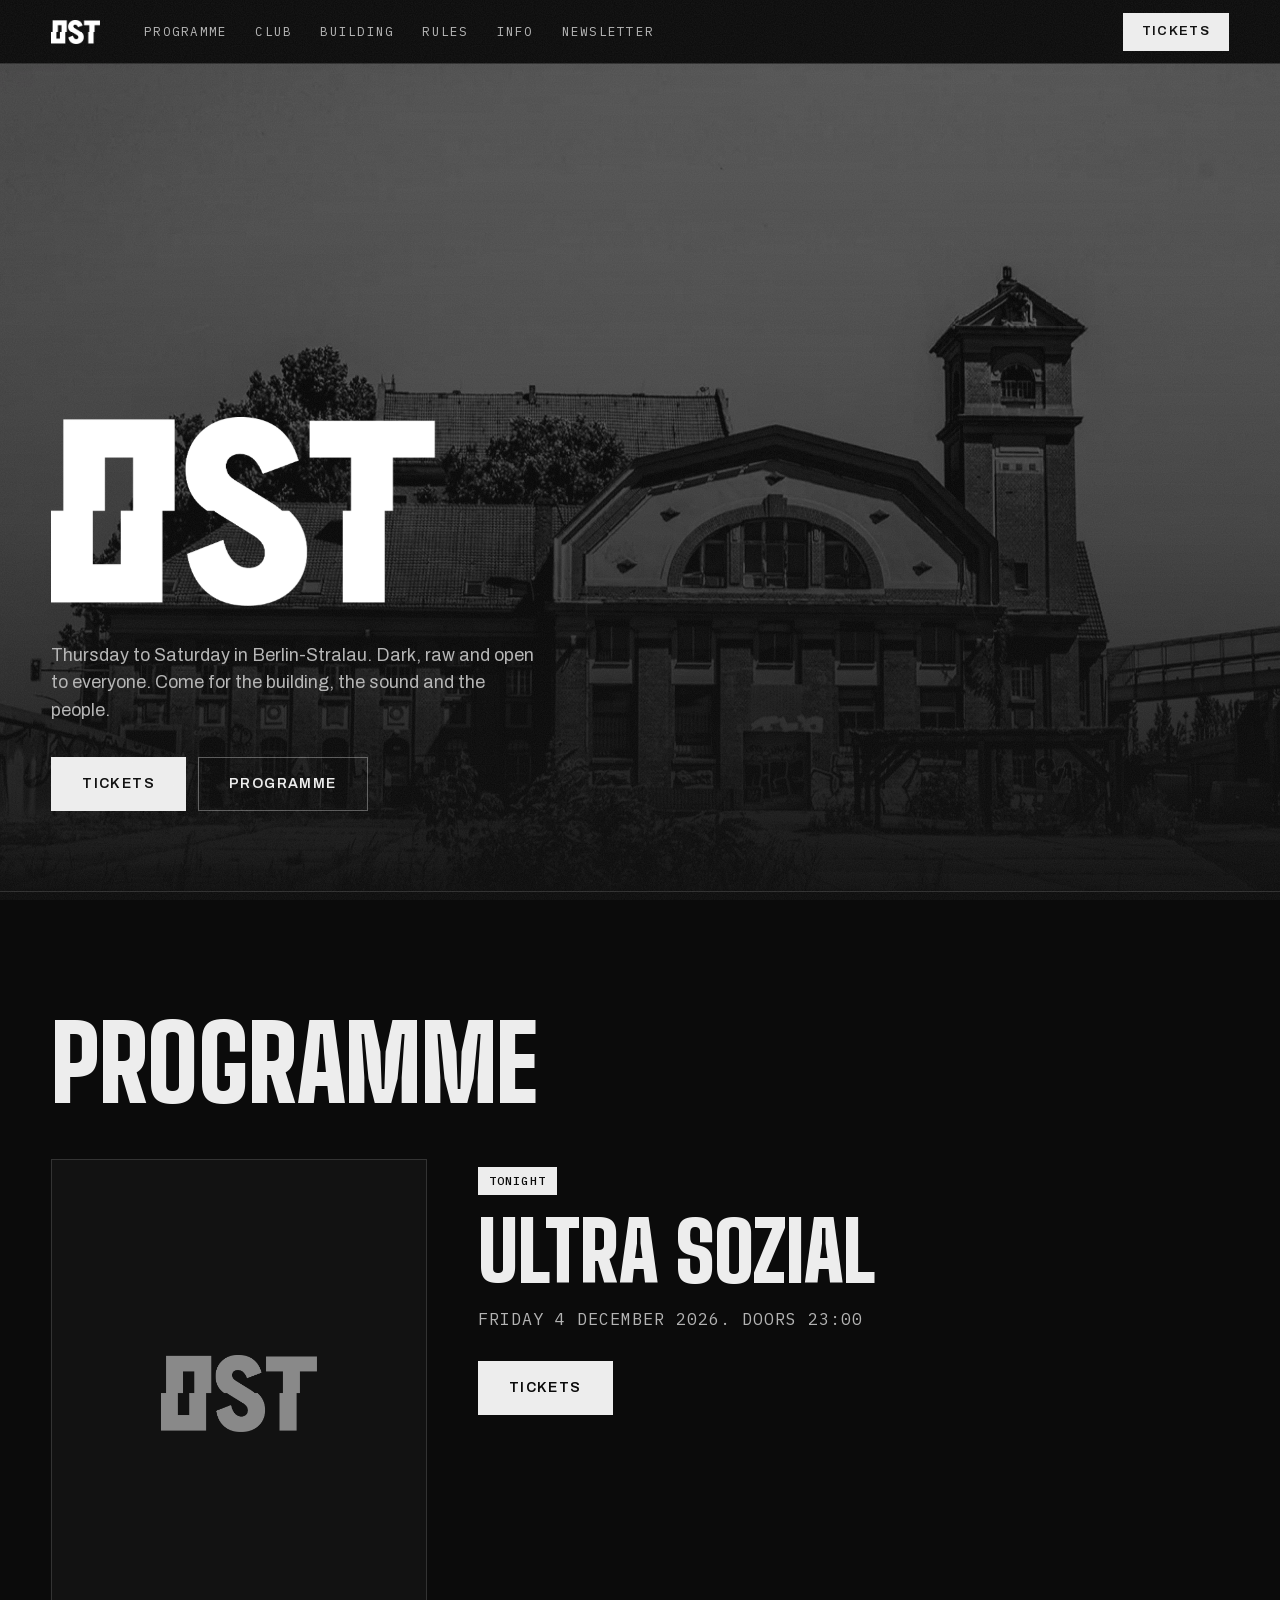
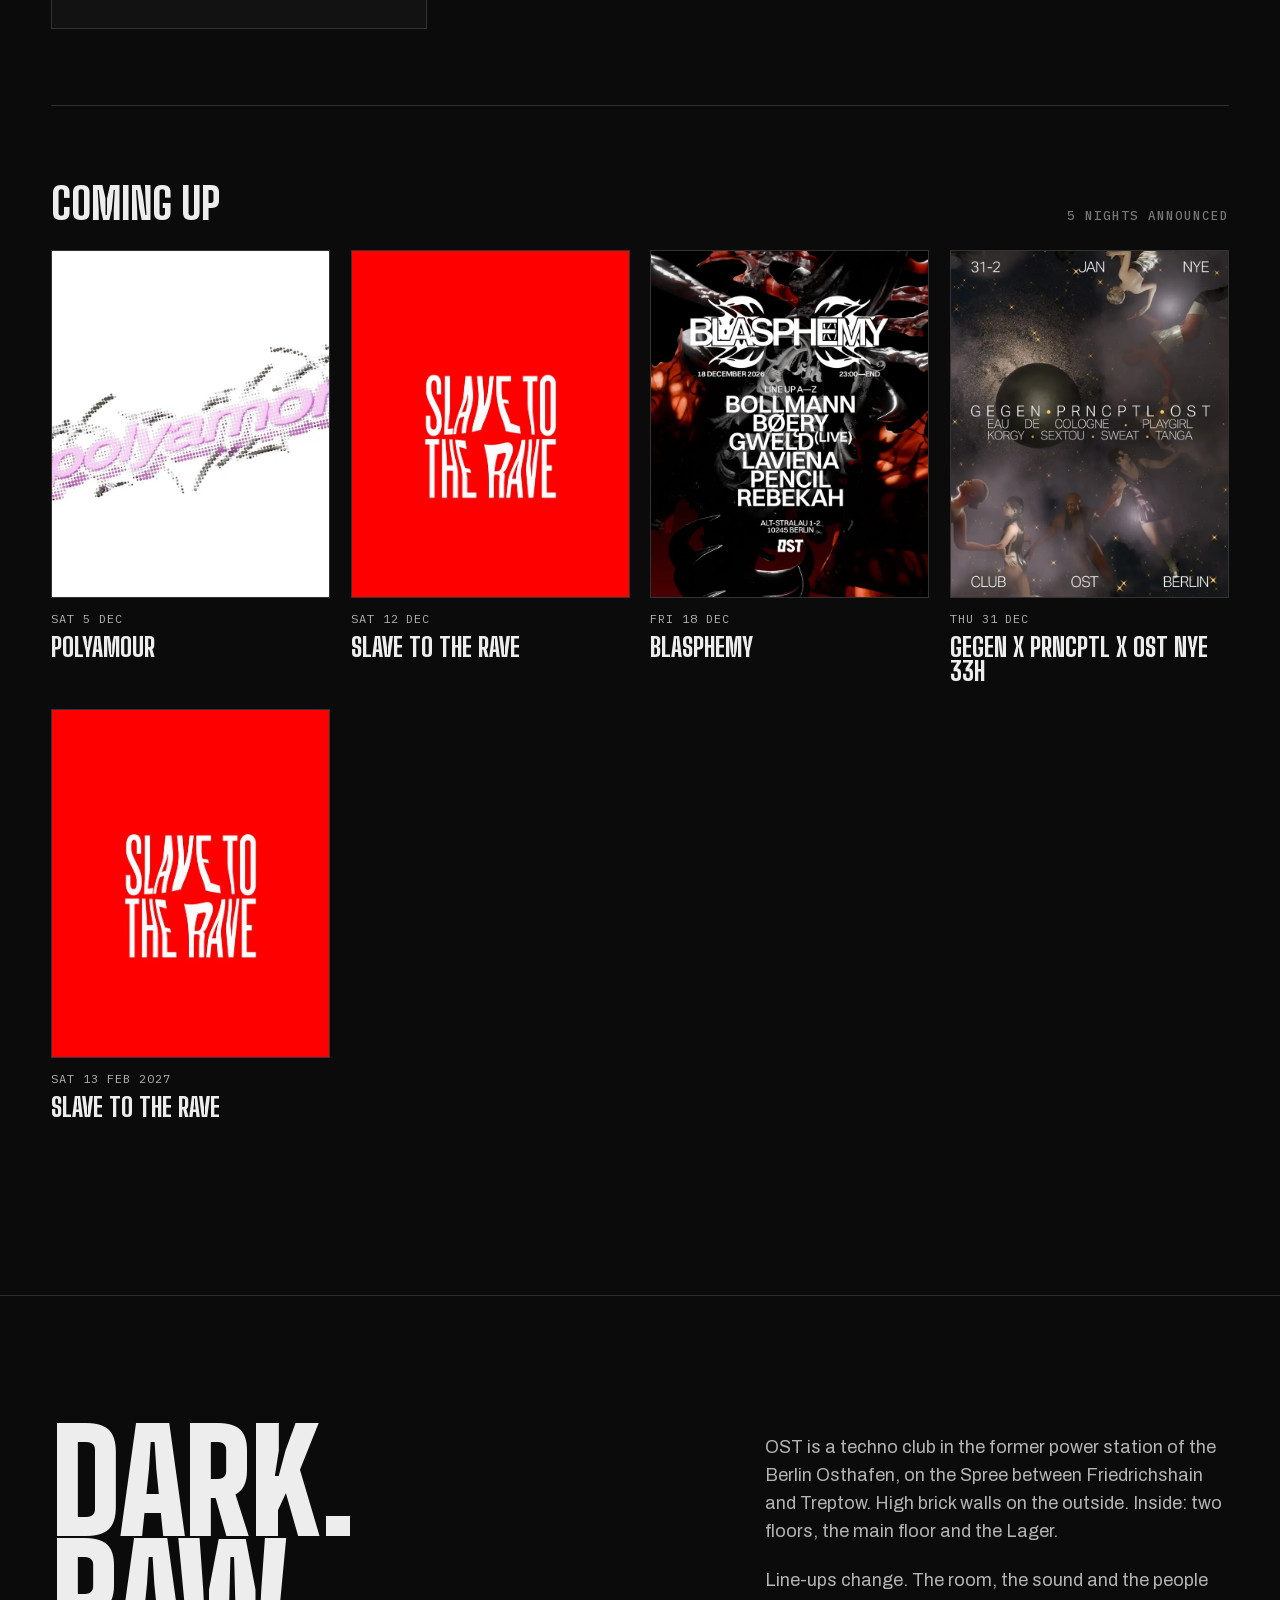
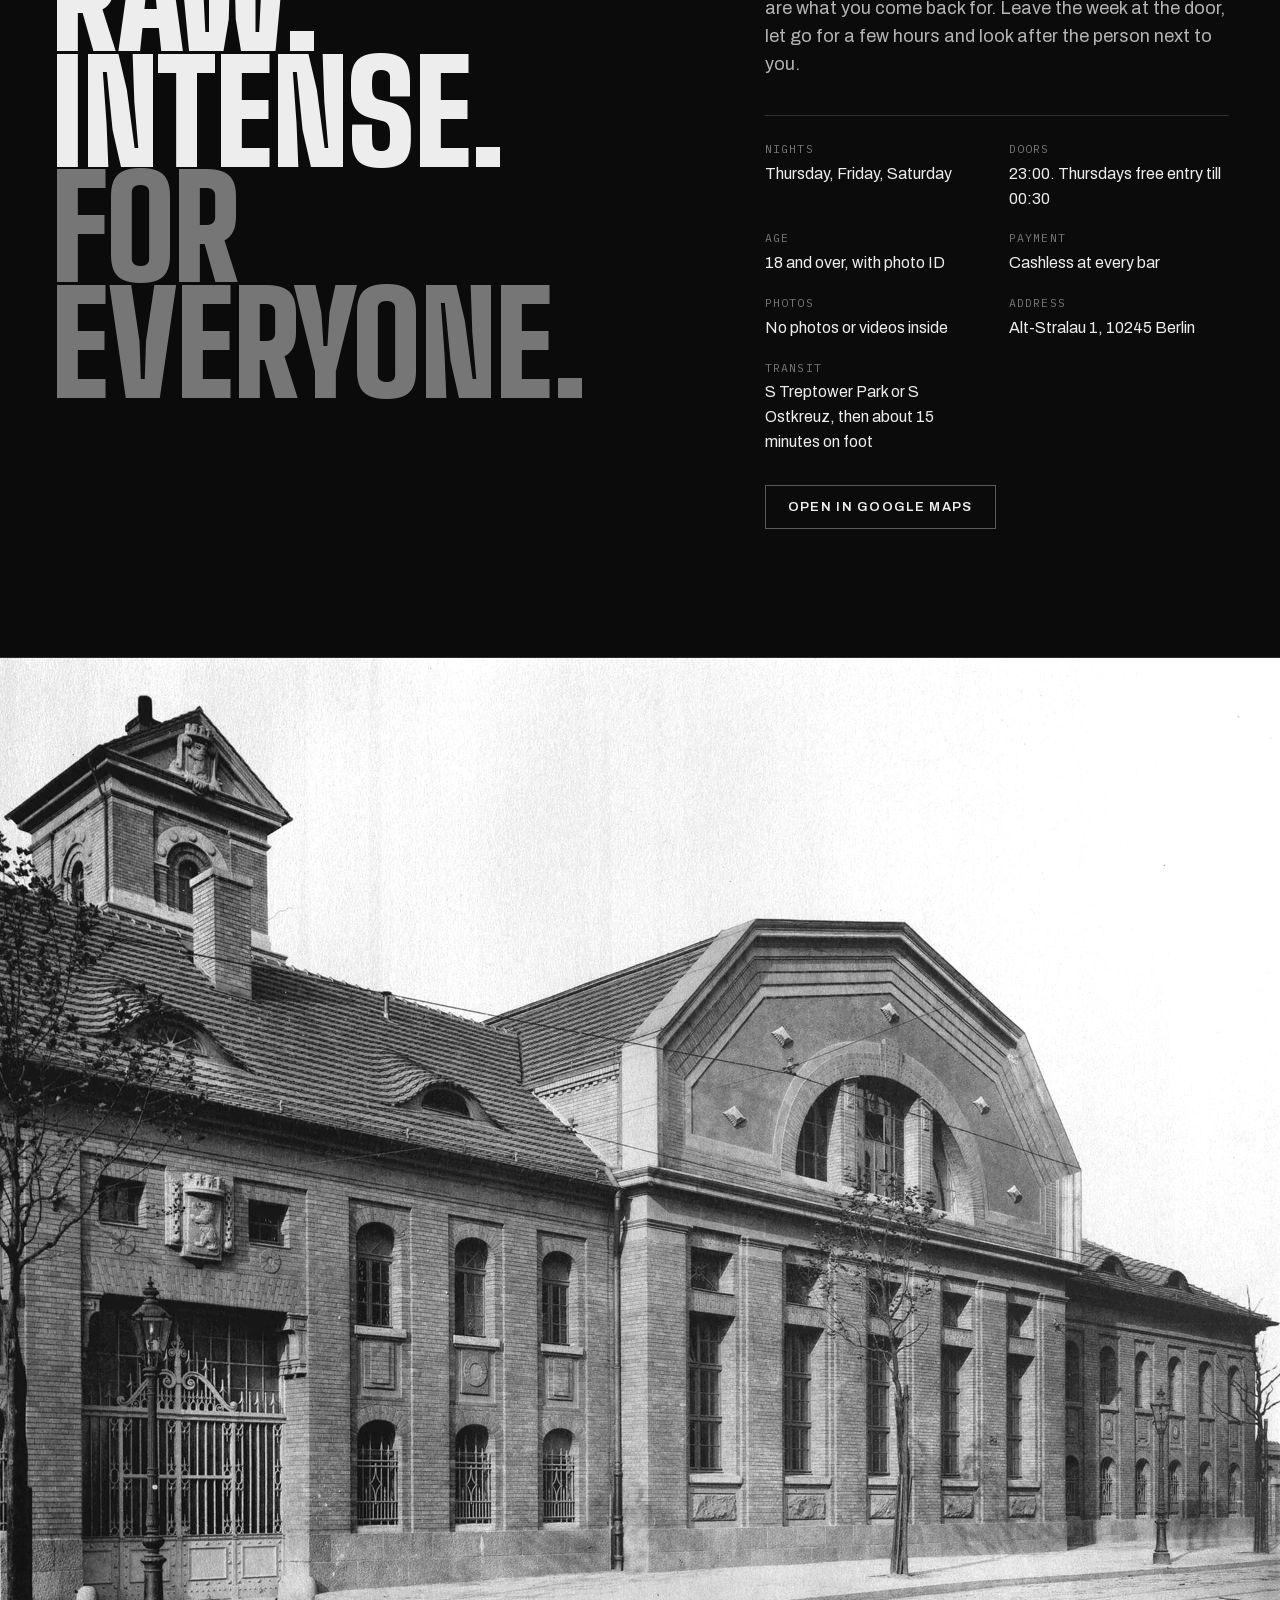
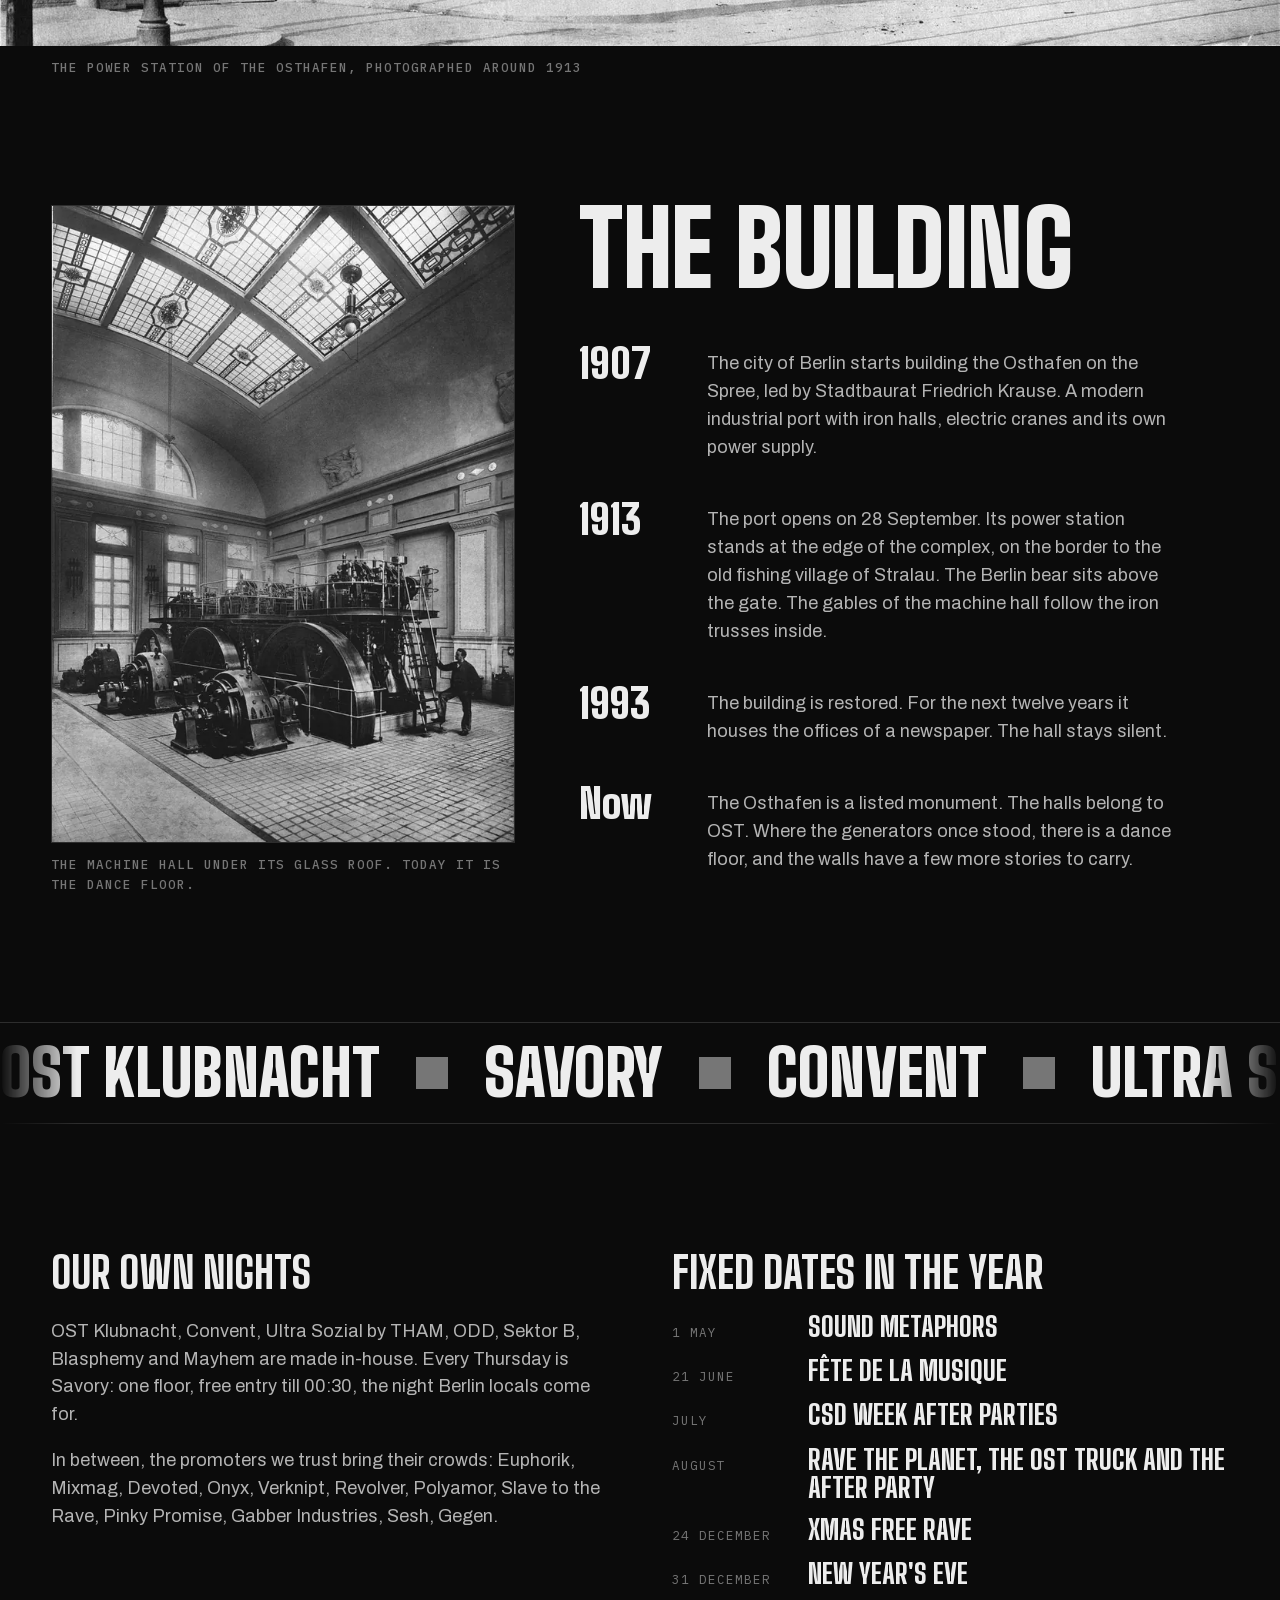
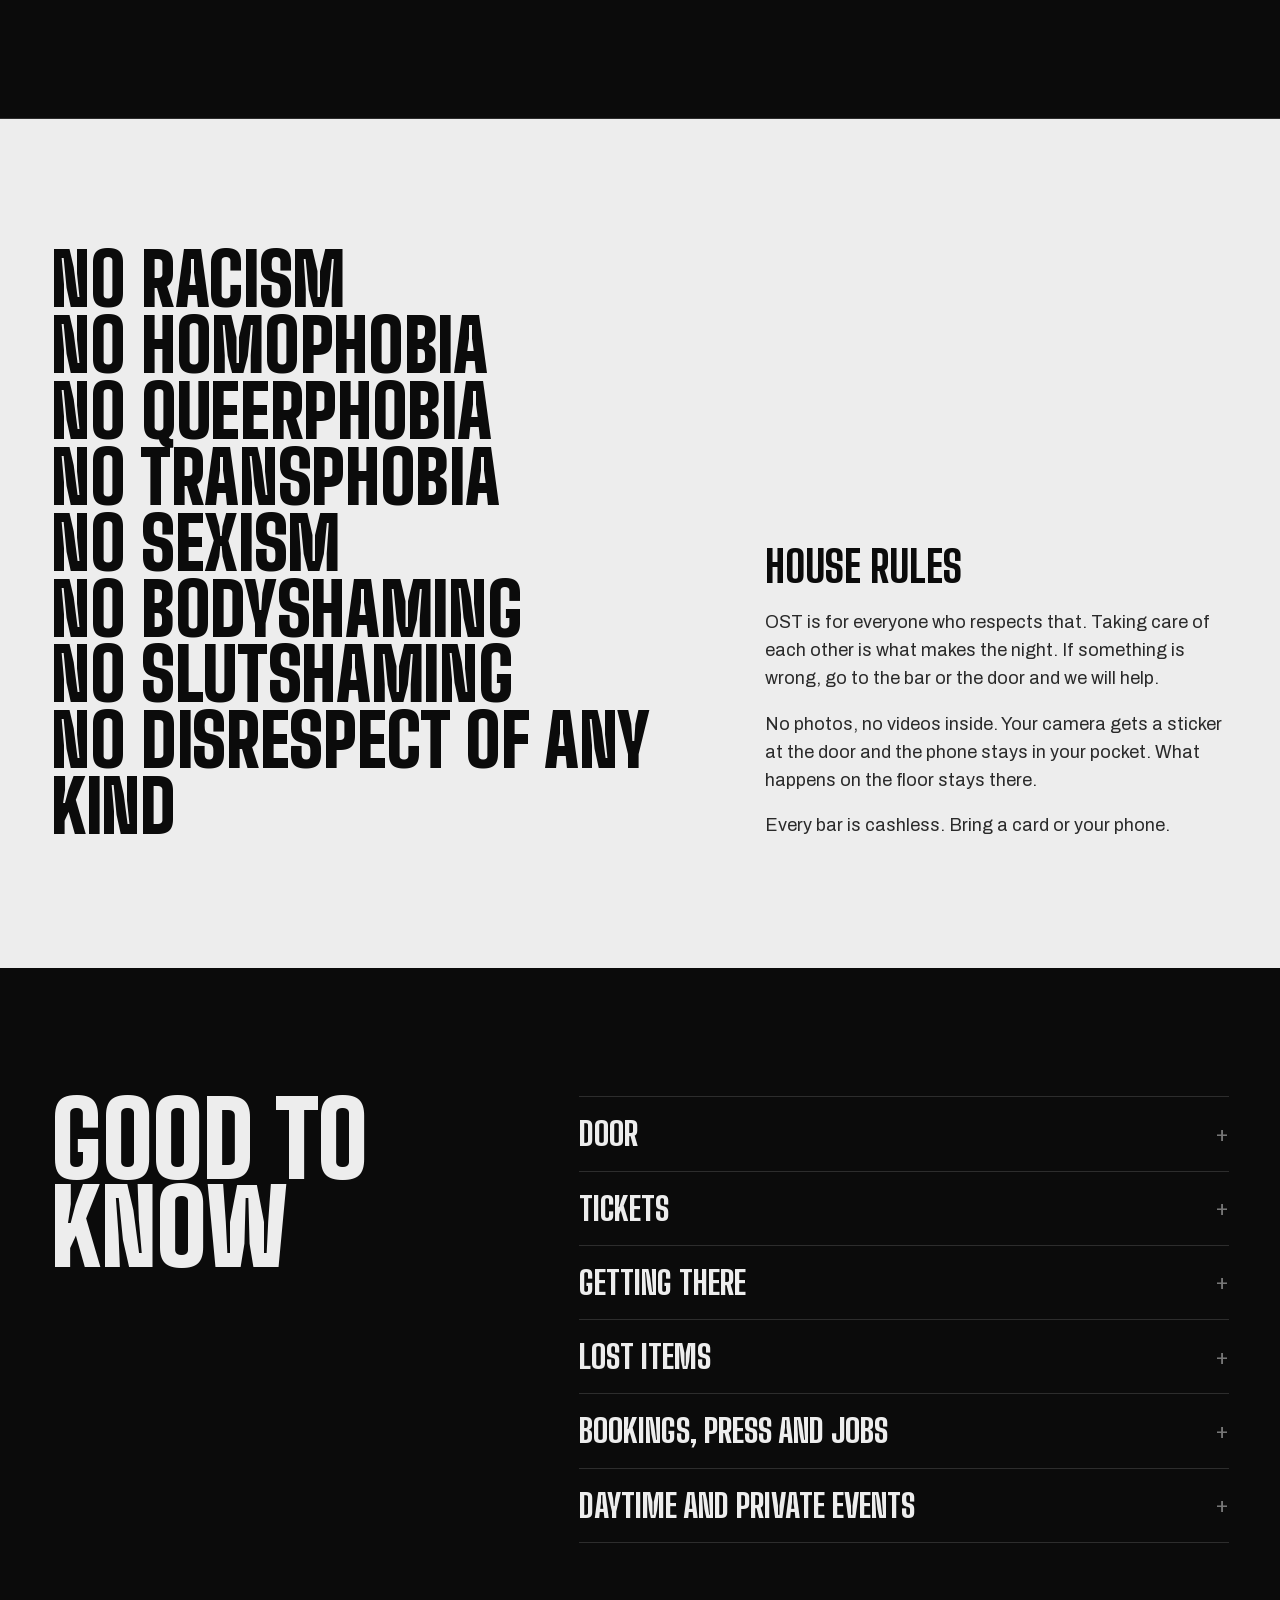
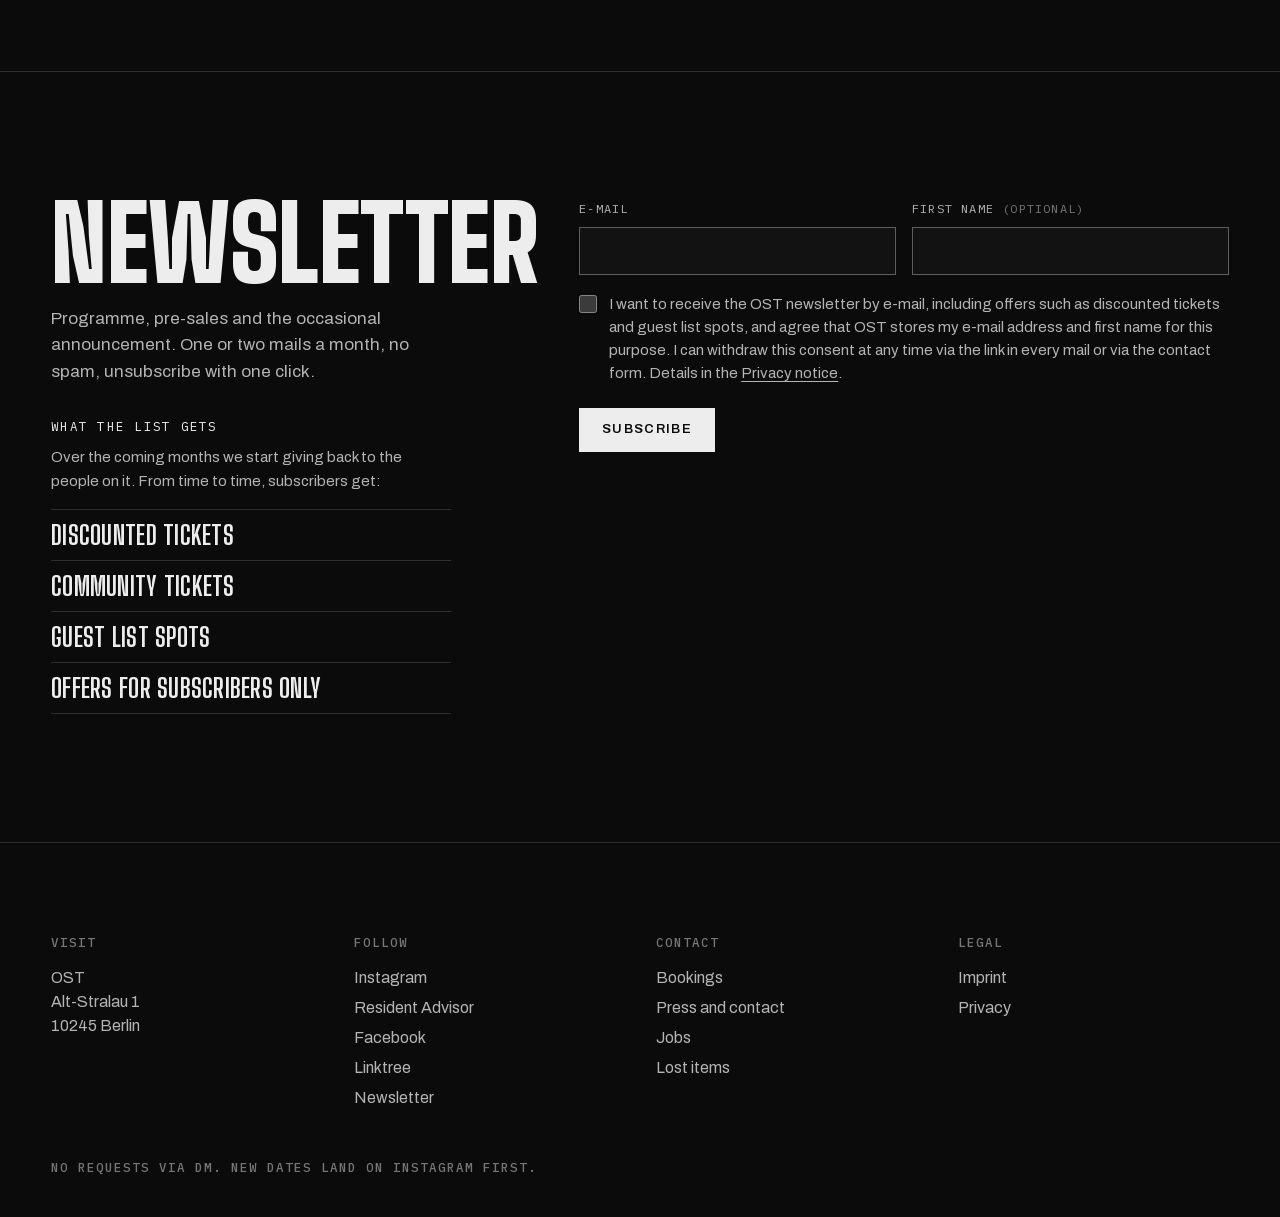
<file: index.html>
<!doctype html>
<html lang="en">
<head>
  <meta charset="utf-8">
  <meta name="viewport" content="width=device-width, initial-scale=1, viewport-fit=cover">
  <title>OST, Berlin</title>
  <meta name="description" content="OST is a techno club in the former power station of the Berlin Osthafen. Programme, tickets, the building, house rules and how to get there.">
  <meta name="theme-color" content="#0b0b0b">
  <link rel="canonical" href="https://clubost.de/">
  <link rel="icon" href="assets/logo/favicon-64.png" type="image/png" sizes="64x64">
  <link rel="apple-touch-icon" href="assets/logo/favicon-180.png">
  <meta property="og:type" content="website">
  <meta property="og:site_name" content="OST">
  <meta property="og:title" content="OST, Berlin">
  <meta property="og:description" content="Techno club in the former power station of the Berlin Osthafen. Thursday to Saturday, Alt-Stralau 1.">
  <meta property="og:image" content="https://clubost.de/assets/og.jpg">
  <meta property="og:url" content="https://clubost.de/">
  <meta name="twitter:card" content="summary_large_image">
  <link rel="preload" href="assets/fonts/big-shoulders-display-900.woff2" as="font" type="font/woff2" crossorigin>
  <link rel="preload" href="assets/fonts/archivo-400.woff2" as="font" type="font/woff2" crossorigin>
  <link rel="preload" href="assets/fonts/ibm-plex-mono-400.woff2" as="font" type="font/woff2" crossorigin>
  <link rel="stylesheet" href="css/styles.css?v=20261111c">
  <script>document.documentElement.classList.add('js');</script>
  <script type="application/ld+json">
  {"@context":"https://schema.org","@type":"NightClub","name":"OST","alternateName":"Club OST","url":"https://clubost.de/","image":"https://clubost.de/assets/og.jpg","address":{"@type":"PostalAddress","streetAddress":"Alt-Stralau 1","postalCode":"10245","addressLocality":"Berlin","addressCountry":"DE"},"sameAs":["https://www.instagram.com/club.ost/","https://www.facebook.com/club.ost","https://ra.co/clubs/141987"]}
  </script>
  <meta name="robots" content="noindex, nofollow">
</head>
<body>
  <a class="skip" href="#programme">Skip to the programme</a>

  <header class="nav" id="nav">
    <a class="nav__logo" href="#top" aria-label="OST, back to top">
      <img src="assets/logo/ost-mark-white-480.png" alt="OST" width="480" height="236">
    </a>
    <nav class="nav__links" aria-label="Main">
      <a href="#programme">Programme</a>
      <a href="#club">Club</a>
      <a href="#building">Building</a>
      <a href="#rules">Rules</a>
      <a href="#info">Info</a>
      <a href="#newsletter">Newsletter</a>
    </nav>
    <a class="btn btn--solid nav__cta" data-next-tickets href="https://ra.co/clubs/141987" target="_blank" rel="noopener">Tickets</a>
    <button class="nav__burger" id="burger" type="button" aria-expanded="false" aria-controls="menu" aria-label="Open menu">
      <span></span><span></span>
    </button>
  </header>

  <div class="menu" id="menu" hidden>
    <nav class="menu__links" aria-label="Menu">
      <a href="#programme">Programme</a>
      <a href="#club">Club</a>
      <a href="#building">Building</a>
      <a href="#formats">Nights</a>
      <a href="#rules">Rules</a>
      <a href="#info">Info</a>
      <a href="#newsletter">Newsletter</a>
    </nav>
    <div class="menu__foot">
      <a class="btn btn--solid" data-next-tickets href="https://ra.co/clubs/141987" target="_blank" rel="noopener">Tickets</a>
      <ul class="menu__social">
        <li><a href="https://www.instagram.com/club.ost/" target="_blank" rel="noopener">Instagram</a></li>
        <li><a href="https://ra.co/clubs/141987" target="_blank" rel="noopener">Resident Advisor</a></li>
        <li><a href="https://www.facebook.com/club.ost" target="_blank" rel="noopener">Facebook</a></li>
      </ul>
    </div>
  </div>

  <main id="top">

    <section class="hero" aria-label="OST">
      <picture class="hero__media">
        <source media="(max-width: 700px)" type="image/webp" srcset="assets/img/hero-facade-portrait.webp">
        <source media="(max-width: 700px)" srcset="assets/img/hero-facade-portrait.jpg">
        <source type="image/webp" srcset="assets/img/hero-facade.webp">
        <img src="assets/img/hero-facade.jpg" alt="The former Osthafen power station in Berlin-Stralau, brick facade with its tower, in black and white" width="1244" height="829" fetchpriority="high" decoding="async">
      </picture>
      <div class="hero__inner">
        <h1 class="hero__mark"><img src="assets/logo/ost-mark-white.png" alt="OST" width="1175" height="577"></h1>
        <p class="hero__sub">Thursday to Saturday in Berlin-Stralau. Dark, raw and open to everyone. Come for the building, the sound and the people.</p>
        <div class="hero__cta">
          <a class="btn btn--solid btn--lg" data-next-tickets href="https://ra.co/clubs/141987" target="_blank" rel="noopener">Tickets</a>
          <a class="btn btn--ghost btn--lg" href="#programme">Programme</a>
        </div>
      </div>
    </section>

    <section class="programme" id="programme" aria-labelledby="programme-h">
      <div class="wrap">
        <h2 class="h2" id="programme-h">Programme</h2>
        <div class="featured" id="featured" aria-live="polite"></div>
        <div class="grid-head reveal">
          <h3 class="h3">Coming up</h3>
          <p class="mono dim" id="grid-count"></p>
        </div>
        <ul class="posters" id="posters"></ul>
        <div class="posters__more">
          <button class="btn btn--ghost" id="show-all" type="button" hidden>Show all nights</button>
        </div>
        <p class="empty" id="empty" hidden>No nights announced right now. New dates land on <a href="https://www.instagram.com/club.ost/" target="_blank" rel="noopener">Instagram</a> first.</p>
      </div>
    </section>

    <section class="club" id="club" aria-labelledby="club-h">
      <div class="wrap club__grid">
        <h2 class="club__statement reveal" id="club-h">Dark.<br>Raw.<br>Intense.<br><span class="club__statement-alt">For everyone.</span></h2>
        <div class="club__text reveal">
          <p>OST is a techno club in the former power station of the Berlin Osthafen, on the Spree between Friedrichshain and Treptow. High brick walls on the outside. Inside: two floors, the main floor and the Lager.</p>
          <p>Line-ups change. The room, the sound and the people are what you come back for. Leave the week at the door, let go for a few hours and look after the person next to you.</p>
          <dl class="facts">
            <div><dt>Nights</dt><dd>Thursday, Friday, Saturday</dd></div>
            <div><dt>Doors</dt><dd>23:00. Thursdays free entry till 00:30</dd></div>
            <div><dt>Age</dt><dd>18 and over, with photo ID</dd></div>
            <div><dt>Payment</dt><dd>Cashless at every bar</dd></div>
            <div><dt>Photos</dt><dd>No photos or videos inside</dd></div>
            <div><dt>Address</dt><dd>Alt-Stralau 1, 10245 Berlin</dd></div>
            <div><dt>Transit</dt><dd>S Treptower Park or S Ostkreuz, then about 15 minutes on foot</dd></div>
          </dl>
          <a class="btn btn--ghost" href="https://www.google.com/maps/search/?api=1&query=Alt-Stralau+1%2C+10245+Berlin" target="_blank" rel="noopener">Open in Google Maps</a>
        </div>
      </div>
    </section>

    <section class="building" id="building" aria-labelledby="building-h">
      <figure class="building__lead">
        <picture>
          <source type="image/webp" srcset="assets/img/history/facade-1913-1200.webp 1200w, assets/img/history/facade-1913-1920.webp 1920w" sizes="100vw">
          <img src="assets/img/history/facade-1913-1200.jpg" srcset="assets/img/history/facade-1913-720.jpg 720w, assets/img/history/facade-1913-1200.jpg 1200w, assets/img/history/facade-1913-1920.jpg 1920w" sizes="100vw" alt="Street view of the Osthafen power station shortly after completion, with the Berlin bear above the gate and gas lamps on the pavement" width="1920" height="1482" loading="lazy" decoding="async">
        </picture>
        <figcaption class="mono dim">The power station of the Osthafen, photographed around 1913</figcaption>
      </figure>
      <div class="wrap building__grid">
        <figure class="building__hall reveal">
          <picture>
            <source type="image/webp" srcset="assets/img/history/machine-hall-600.webp 600w, assets/img/history/machine-hall-900.webp 900w, assets/img/history/machine-hall-1394.webp 1394w" sizes="(min-width: 900px) 40vw, 100vw">
            <img src="assets/img/history/machine-hall-900.jpg" srcset="assets/img/history/machine-hall-600.jpg 600w, assets/img/history/machine-hall-900.jpg 900w, assets/img/history/machine-hall-1394.jpg 1394w" sizes="(min-width: 900px) 40vw, 100vw" alt="The machine hall with its glass roof, generators and flywheels, a worker standing on the ladder" width="1394" height="1920" loading="lazy" decoding="async">
          </picture>
          <figcaption class="mono dim">The machine hall under its glass roof. Today it is the dance floor.</figcaption>
        </figure>
        <div class="building__text">
          <h2 class="h2 reveal" id="building-h">The building</h2>
          <ol class="timeline">
            <li class="reveal"><span class="timeline__year">1907</span><p>The city of Berlin starts building the Osthafen on the Spree, led by Stadtbaurat Friedrich Krause. A modern industrial port with iron halls, electric cranes and its own power supply.</p></li>
            <li class="reveal"><span class="timeline__year">1913</span><p>The port opens on 28 September. Its power station stands at the edge of the complex, on the border to the old fishing village of Stralau. The Berlin bear sits above the gate. The gables of the machine hall follow the iron trusses inside.</p></li>
            <li class="reveal"><span class="timeline__year">1993</span><p>The building is restored. For the next twelve years it houses the offices of a newspaper. The hall stays silent.</p></li>
            <li class="reveal"><span class="timeline__year">Now</span><p>The Osthafen is a listed monument. The halls belong to OST. Where the generators once stood, there is a dance floor, and the walls have a few more stories to carry.</p></li>
          </ol>
        </div>
      </div>
    </section>

    <section class="formats" id="formats" aria-labelledby="formats-h">
      <h2 class="visually-hidden" id="formats-h">Our own nights</h2>
      <div class="marquee" aria-hidden="true">
        <div class="marquee__track">
          <span>OST Klubnacht</span><i></i><span>Savory</span><i></i><span>Convent</span><i></i><span>Ultra Sozial by THAM</span><i></i><span>ODD</span><i></i><span>Sektor B</span><i></i><span>Blasphemy</span><i></i><span>Mayhem x OST</span><i></i><span>Free Rave</span><i></i>
          <span>OST Klubnacht</span><i></i><span>Savory</span><i></i><span>Convent</span><i></i><span>Ultra Sozial by THAM</span><i></i><span>ODD</span><i></i><span>Sektor B</span><i></i><span>Blasphemy</span><i></i><span>Mayhem x OST</span><i></i><span>Free Rave</span><i></i>
        </div>
      </div>
      <div class="wrap formats__grid">
        <div class="formats__text reveal">
          <h3 class="h3">Our own nights</h3>
          <p>OST Klubnacht, Convent, Ultra Sozial by THAM, ODD, Sektor B, Blasphemy and Mayhem are made in-house. Every Thursday is Savory: one floor, free entry till 00:30, the night Berlin locals come for.</p>
          <p>In between, the promoters we trust bring their crowds: Euphorik, Mixmag, Devoted, Onyx, Verknipt, Revolver, Polyamor, Slave to the Rave, Pinky Promise, Gabber Industries, Sesh, Gegen.</p>
        </div>
        <div class="formats__dates reveal">
          <h3 class="h3">Fixed dates in the year</h3>
          <dl class="dates">
            <div><dt>1 May</dt><dd>Sound Metaphors</dd></div>
            <div><dt>21 June</dt><dd>Fête de la Musique</dd></div>
            <div><dt>July</dt><dd>CSD week after parties</dd></div>
            <div><dt>August</dt><dd>Rave The Planet, the OST truck and the after party</dd></div>
            <div><dt>24 December</dt><dd>Xmas Free Rave</dd></div>
            <div><dt>31 December</dt><dd>New Year's Eve</dd></div>
          </dl>
        </div>
      </div>
    </section>

    <section class="rules" id="rules" aria-labelledby="rules-h">
      <div class="wrap rules__grid">
        <ul class="rules__list reveal" aria-labelledby="rules-h">
          <li>No racism</li>
          <li>No homophobia</li>
          <li>No queerphobia</li>
          <li>No transphobia</li>
          <li>No sexism</li>
          <li>No bodyshaming</li>
          <li>No slutshaming</li>
          <li>No disrespect of any kind</li>
        </ul>
        <div class="rules__text reveal">
          <h2 class="h3" id="rules-h">House rules</h2>
          <p>OST is for everyone who respects that. Taking care of each other is what makes the night. If something is wrong, go to the bar or the door and we will help.</p>
          <p>No photos, no videos inside. Your camera gets a sticker at the door and the phone stays in your pocket. What happens on the floor stays there.</p>
          <p>Every bar is cashless. Bring a card or your phone.</p>
        </div>
      </div>
    </section>

    <section class="info" id="info" aria-labelledby="info-h">
      <div class="wrap info__grid">
        <h2 class="h2 reveal" id="info-h">Good to know</h2>
        <div class="faq reveal">
          <details>
            <summary>Door</summary>
            <p>Our door team decides who gets in. Know which night you are going to, come in small groups, be respectful, and do not show up wasted. Nobody gets in under 18, so bring photo ID.</p>
          </details>
          <details>
            <summary>Tickets</summary>
            <p>Advance tickets are sold on Resident Advisor; the links are in the programme. Some nights sell out. Thursdays are free till 00:30 and have no advance tickets.</p>
          </details>
          <details>
            <summary>Getting there</summary>
            <p>Alt-Stralau 1, 10245 Berlin, at the tip of the Stralau peninsula. From S Treptower Park cross the Elsenbrücke, from S Ostkreuz walk along the Spree. Both take about 15 minutes on foot. Taxis and ride shares drop you at the gate.</p>
          </details>
          <details>
            <summary>Lost items</summary>
            <p>Use the <button class="textlink" type="button" data-contact="lost">lost items form</button> or write to <a href="mailto:lost@clubost.de">lost@clubost.de</a> with what you lost and the night you were here. We check the box after every weekend.</p>
          </details>
          <details>
            <summary>Bookings, press and jobs</summary>
            <p>Bookings go through the <button class="textlink" type="button" data-contact="booking">booking form</button>, press and general questions through the <button class="textlink" type="button" data-contact="contact">contact form</button>, and if you want to work with us, the <button class="textlink" type="button" data-contact="job">jobs form</button>. No requests via Instagram DM.</p>
          </details>
          <details>
            <summary>Daytime and private events</summary>
            <p>The halls and the yard host markets, festivals and workshops during the day, from the Italian Street Food Festival to graffiti workshops by Urban Artists. For a daytime or private event, use the contact form.</p>
          </details>
        </div>
      </div>
    </section>

    <section class="newsletter" id="newsletter" aria-labelledby="newsletter-h">
      <div class="wrap newsletter__grid">
        <div class="reveal">
          <h2 class="h2" id="newsletter-h">Newsletter</h2>
          <p class="newsletter__lead">Programme, pre-sales and the occasional announcement. One or two mails a month, no spam, unsubscribe with one click.</p>
          <div class="newsletter__perks">
            <p class="newsletter__perks-title">What the list gets</p>
            <p class="newsletter__perks-text">Over the coming months we start giving back to the people on it. From time to time, subscribers get:</p>
            <ul>
              <li>Discounted tickets</li>
              <li>Community tickets</li>
              <li>Guest list spots</li>
              <li>Offers for subscribers only</li>
            </ul>
          </div>
        </div>
        <div class="reveal">
          <form class="newsletter__form" id="newsletter-form" novalidate>
            <div class="contact__row">
              <div class="field">
                <label for="nl-email">E-mail</label>
                <input id="nl-email" name="email" type="email" autocomplete="email" inputmode="email" maxlength="254" required>
              </div>
              <div class="field">
                <label for="nl-name">First name <span class="dim">(optional)</span></label>
                <input id="nl-name" name="first_name" type="text" autocomplete="given-name" maxlength="80">
              </div>
            </div>
            <p class="hp" aria-hidden="true"><label>Website <input name="website" type="text" tabindex="-1" autocomplete="off"></label></p>
            <label class="check">
              <input type="checkbox" name="agreement" required>
              <span id="nl-consent">I want to receive the OST newsletter by e-mail, including offers such as discounted tickets and guest list spots, and agree that OST stores my e-mail address and first name for this purpose. I can withdraw this consent at any time via the link in every mail or via the contact form. Details in the <a href="privacy.html#newsletter" target="_blank" rel="noopener">Privacy notice</a>.</span>
            </label>
            <div class="contact__actions">
              <button class="btn btn--solid" id="newsletter-send" type="submit">Subscribe</button>
              <p class="contact__status" id="newsletter-status" aria-live="polite"></p>
            </div>
          </form>
          <div class="newsletter__done" id="newsletter-done" hidden aria-live="polite">
            <p class="newsletter__done-title"></p>
            <p class="newsletter__done-text"></p>
          </div>
        </div>
      </div>
    </section>

  </main>

  <footer class="footer">
    <div class="wrap">
      <div class="footer__cols">
        <div>
          <h2 class="mono">Visit</h2>
          <p>OST<br>Alt-Stralau 1<br>10245 Berlin</p>
        </div>
        <div>
          <h2 class="mono">Follow</h2>
          <ul>
            <li><a href="https://www.instagram.com/club.ost/" target="_blank" rel="noopener">Instagram</a></li>
            <li><a href="https://ra.co/clubs/141987" target="_blank" rel="noopener">Resident Advisor</a></li>
            <li><a href="https://www.facebook.com/club.ost" target="_blank" rel="noopener">Facebook</a></li>
            <li><a href="https://linktr.ee/club_ost" target="_blank" rel="noopener">Linktree</a></li>
            <li><a href="#newsletter">Newsletter</a></li>
          </ul>
        </div>
        <div>
          <h2 class="mono">Contact</h2>
          <ul>
            <li><button class="textlink" type="button" data-contact="booking">Bookings</button></li>
            <li><button class="textlink" type="button" data-contact="contact">Press and contact</button></li>
            <li><button class="textlink" type="button" data-contact="job">Jobs</button></li>
            <li><button class="textlink" type="button" data-contact="lost">Lost items</button></li>
          </ul>
        </div>
        <div>
          <h2 class="mono">Legal</h2>
          <ul>
            <li><a href="imprint.html">Imprint</a></li>
            <li><a href="privacy.html">Privacy</a></li>
          </ul>
        </div>
      </div>
      <p class="footer__line mono dim">No requests via DM. New dates land on Instagram first.</p>
    </div>
  </footer>

  <dialog class="contact" id="contact" aria-labelledby="contact-h">
    <form class="contact__form" id="contact-form" novalidate>
      <div class="contact__head">
        <h2 class="h3" id="contact-h">Get in touch</h2>
        <button class="contact__close" type="button" data-contact-close aria-label="Close">&times;</button>
      </div>
      <fieldset class="contact__subjects">
        <legend class="mono dim">What is it about?</legend>
        <label><input type="radio" name="subject" value="booking"><span>Booking</span></label>
        <label><input type="radio" name="subject" value="contact" checked><span>Contact</span></label>
        <label><input type="radio" name="subject" value="job"><span>Jobs</span></label>
        <label><input type="radio" name="subject" value="lost"><span>Lost items</span></label>
      </fieldset>
      <p class="contact__hint" id="contact-hint"></p>

      <div class="contact__row">
        <div class="field"><label for="c-name">Name</label><input id="c-name" name="name" type="text" autocomplete="name" required></div>
        <div class="field"><label for="c-email">Email</label><input id="c-email" name="email" type="email" autocomplete="email" required></div>
      </div>
      <div class="contact__row">
        <div class="field"><label for="c-phone">Phone <span class="dim">(optional)</span></label><input id="c-phone" name="phone" type="tel" autocomplete="tel"></div>
        <div class="field" data-for="booking"><label for="c-kind">Who are you?</label>
          <select id="c-kind" name="booking_kind">
            <option value="artist">Artist or agency</option>
            <option value="venue">I want to rent the venue</option>
          </select>
        </div>
        <div class="field" data-for="job"><label for="c-position">Position</label><input id="c-position" name="position" type="text" placeholder="Bar, door, runner, cloakroom, tech"></div>
        <div class="field" data-for="lost"><label for="c-night">Which night were you here?</label><input id="c-night" name="night" type="date"></div>
      </div>
      <div class="field" data-for="booking:artist"><label for="c-links">Links <span class="dim">(RA, SoundCloud, Instagram)</span></label><input id="c-links" name="links" type="text" inputmode="url"></div>
      <div class="contact__row contact__row--3" data-for="booking:venue">
        <div class="field"><label for="c-date">Date</label><input id="c-date" name="date" type="date"></div>
        <div class="field"><label for="c-guests">Guests</label>
          <select id="c-guests" name="guests">
            <option>10 to 50</option><option>50 to 100</option><option>100 to 150</option><option>150 to 250</option><option>250 to 500</option><option>More than 500</option>
          </select>
        </div>
        <div class="field"><label for="c-occasion">Occasion</label>
          <select id="c-occasion" name="occasion">
            <option>Party</option><option>Birthday</option><option>Company event</option><option>Graduation</option><option>Christmas party</option><option>Shoot or production</option><option>Other</option>
          </select>
        </div>
      </div>
      <div class="field"><label for="c-message" id="message-label">Message</label><textarea id="c-message" name="message" rows="5" required></textarea></div>
      <p class="hp" aria-hidden="true"><label>Leave this empty <input name="website" type="text" tabindex="-1" autocomplete="off"></label></p>
      <label class="check"><input type="checkbox" name="agreement" required><span>I agree that OST uses this data to answer my request. <a href="privacy.html" target="_blank" rel="noopener">Privacy</a></span></label>
      <div class="contact__actions">
        <button class="btn btn--solid btn--lg" type="submit" id="contact-send">Send</button>
        <p class="contact__status" id="contact-status" role="status" aria-live="polite"></p>
      </div>
    </form>
    <div class="contact__done" id="contact-done" hidden>
      <p class="contact__done-title">Sent.</p>
      <p>We read everything and answer what we can. New dates land on Instagram first.</p>
      <button class="btn btn--ghost" type="button" data-contact-close>Close</button>
    </div>
  </dialog>

  <script type="application/json" id="events-data">[{"id":"e47521cb-d90d-43e2-98c9-3bbe90eb3b2e","title":"[FREE ENTRY TILL 00:30] SAVORY","date":"2026-10-29","date_long":"Donnerstag, 29. Oktober 2026","start_time":"23:00","end_time":null,"presstext":"https://ra.co/events/2526120","api_notes":null,"attachments":[{"url":"assets/img/artwork/e47521cb-d90d-43e2-98c9-3bbe90eb3b2e.webp"}],"bookings":[]},{"id":"e508826b-6c76-4a83-8092-ed7b22468377","title":"5 YEARS OF GABBER INDUSTRIES BERLIN","date":"2026-10-30","date_long":"Freitag, 30. Oktober 2026","start_time":"23:00","end_time":null,"presstext":"https://ra.co/events/2344908","api_notes":null,"attachments":[{"url":"assets/img/artwork/e508826b-6c76-4a83-8092-ed7b22468377.webp"}],"bookings":[]},{"id":"1e119a3b-8775-4ae8-8c44-e5f1ad898800","title":"SLAVE TO THE RAVE","date":"2026-10-31","date_long":"Samstag, 31. Oktober 2026","start_time":"23:00","end_time":null,"presstext":"https://ra.co/events/2387910","api_notes":null,"attachments":[{"url":"assets/img/artwork/1e119a3b-8775-4ae8-8c44-e5f1ad898800.webp"}],"bookings":[]},{"id":"3e9fb7a0-35f1-4ad2-af56-c88c9be0483c","title":"[FREE ENTRY TILL 00:30] SAVORY","date":"2026-11-05","date_long":"Donnerstag, 5. November 2026","start_time":"23:00","end_time":null,"presstext":"https://ra.co/events/2569605","api_notes":null,"attachments":[{"url":"assets/img/artwork/3e9fb7a0-35f1-4ad2-af56-c88c9be0483c.webp"}],"bookings":[]},{"id":"893b10cf-60e6-403a-97cf-6e1b1bc8caaf","title":"SESH CLARA CUVE INVITES","date":"2026-11-06","date_long":"Freitag, 6. November 2026","start_time":"23:00","end_time":null,"presstext":"https://ra.co/events/2354314","api_notes":null,"attachments":[{"url":"assets/img/artwork/893b10cf-60e6-403a-97cf-6e1b1bc8caaf.webp"}],"bookings":[]},{"id":"5f305c27-f535-4fe7-bc6e-37f8d127a655","title":"CONVENT PRES. CHARLIE SPARKS, CLTX","date":"2026-11-07","date_long":"Samstag, 7. November 2026","start_time":"23:00","end_time":null,"presstext":"https://ra.co/events/2487410","api_notes":null,"attachments":[{"url":"assets/img/artwork/5f305c27-f535-4fe7-bc6e-37f8d127a655.webp"}],"bookings":[]},{"id":"da02e9d2-7cf7-418e-a094-e2128b4e9e4f","title":"[FREE ENTRY TILL 00:30] SAVORY","date":"2026-11-12","date_long":"Donnerstag, 12. November 2026","start_time":"23:00","end_time":null,"presstext":"https://ra.co/events/2569630","api_notes":null,"attachments":[{"url":"assets/img/artwork/da02e9d2-7cf7-418e-a094-e2128b4e9e4f.webp"}],"bookings":[]},{"id":"70f1069b-7798-4ca0-98db-218097eae1d9","title":"240KMH","date":"2026-11-14","date_long":"Samstag, 14. November 2026","start_time":"23:00","end_time":null,"presstext":"https://ra.co/events/2538982","api_notes":null,"attachments":[{"url":"assets/img/artwork/70f1069b-7798-4ca0-98db-218097eae1d9.webp"}],"bookings":[],"art_focus":"4% 50%"},{"id":"9280f7f7-79d6-4f20-aae5-23763f5abe40","title":"[FREE ENTRY TILL 00:30] SAVORY","date":"2026-11-19","date_long":"Donnerstag, 19. November 2026","start_time":"23:00","end_time":null,"presstext":"https://ra.co/events/2569641","api_notes":null,"attachments":[{"url":"assets/img/artwork/9280f7f7-79d6-4f20-aae5-23763f5abe40.webp"}],"bookings":[]},{"id":"3a1983da-6435-4e9e-bc7b-5f79528a2ef9","title":"ONYX","date":"2026-11-20","date_long":"Freitag, 20. November 2026","start_time":"23:00","end_time":null,"presstext":"https://ra.co/events/2227692","api_notes":null,"attachments":[{"url":"assets/img/artwork/3a1983da-6435-4e9e-bc7b-5f79528a2ef9.webp"}],"bookings":[]},{"id":"3005038e-4723-4115-b203-e59e5c461724","title":"[FREE ENTRY TILL 00:30] SAVORY","date":"2026-11-26","date_long":"Donnerstag, 26. November 2026","start_time":"23:00","end_time":null,"presstext":"https://ra.co/events/2569654","api_notes":null,"attachments":[{"url":"assets/img/artwork/3005038e-4723-4115-b203-e59e5c461724.webp"}],"bookings":[]},{"id":"0e4fed49-0c92-42f7-a4f9-b695f43c7943","title":"MATTERMIND","date":"2026-11-27","date_long":"Freitag, 27. November 2026","start_time":"23:00","end_time":null,"presstext":"https://ra.co/events/2551290","api_notes":null,"attachments":[{"url":"assets/img/artwork/0e4fed49-0c92-42f7-a4f9-b695f43c7943.webp"}],"bookings":[]},{"id":"abc42c08-9203-4367-8d05-a66aaddc9281","title":"DEVOTED","date":"2026-11-28","date_long":"Samstag, 28. November 2026","start_time":"23:00","end_time":null,"presstext":"https://ra.co/events/2356094","api_notes":null,"attachments":[{"url":"assets/img/artwork/abc42c08-9203-4367-8d05-a66aaddc9281.webp"}],"bookings":[],"art_fit":"contain"},{"id":"8f7e9fdf-9a13-4bee-91b2-3bc5d7216301","title":"ULTRA SOZIAL","date":"2026-12-04","date_long":"Freitag, 4. Dezember 2026","start_time":"23:00","end_time":null,"presstext":"https://ra.co/events/2515790","api_notes":null,"attachments":[],"bookings":[]},{"id":"8ca18914-9b10-46f3-a8d9-4c863b7871b0","title":"POLYAMOUR","date":"2026-12-05","date_long":"Samstag, 5. Dezember 2026","start_time":"23:00","end_time":null,"presstext":"https://ra.co/events/2375001","api_notes":null,"attachments":[{"url":"assets/img/artwork/8ca18914-9b10-46f3-a8d9-4c863b7871b0.webp"}],"bookings":[]},{"id":"cfad791a-6275-4286-97ae-bf523d019925","title":"SLAVE TO THE RAVE","date":"2026-12-12","date_long":"Samstag, 12. Dezember 2026","start_time":"22:00","end_time":null,"presstext":"https://ra.co/events/2387902","api_notes":null,"attachments":[{"url":"assets/img/artwork/cfad791a-6275-4286-97ae-bf523d019925.webp"}],"bookings":[]},{"id":"3acae219-fc22-4276-8a1f-ddc79d37b41c","title":"BLASPHEMY","date":"2026-12-18","date_long":"Freitag, 18. Dezember 2026","start_time":"22:00","end_time":null,"presstext":"https://ra.co/events/2555115","api_notes":null,"attachments":[{"url":"assets/img/artwork/3acae219-fc22-4276-8a1f-ddc79d37b41c.webp"}],"bookings":[]},{"id":"3db4959b-f43d-4422-ac1c-632f94b5c9e2","title":"GEGEN X PRNCPTL X OST NYE 33H","date":"2026-12-31","date_long":"Donnerstag, 31. Dezember 2026","start_time":"23:55","end_time":null,"presstext":"https://ra.co/events/2480820","api_notes":null,"attachments":[{"url":"assets/img/artwork/3db4959b-f43d-4422-ac1c-632f94b5c9e2.webp"}],"bookings":[]},{"id":"01b4e16a-deb2-4091-8196-3202ab6b7add","title":"SLAVE TO THE RAVE","date":"2027-02-13","date_long":"Samstag, 13. Februar 2027","start_time":"23:00","end_time":null,"presstext":"https://ra.co/events/2389106","api_notes":null,"attachments":[{"url":"assets/img/artwork/01b4e16a-deb2-4091-8196-3202ab6b7add.webp"}],"bookings":[]}]</script>
  <script>
    // Newsletter sign-ups go to OST Klubtool (double opt-in, see README). On a
    // local preview they go to a local Klubtool instead.
    window.OST_NEWSLETTER = {
      endpoint: (location.hostname === 'localhost' || location.hostname === '127.0.0.1')
        ? 'http://localhost:3011/api/public/newsletter/subscribe'
        : 'https://ost.klubtool.de/api/public/newsletter/subscribe'
    };
  </script>
  <script src="js/main.js?v=20261111c" defer></script>
</body>
</html>
</file>
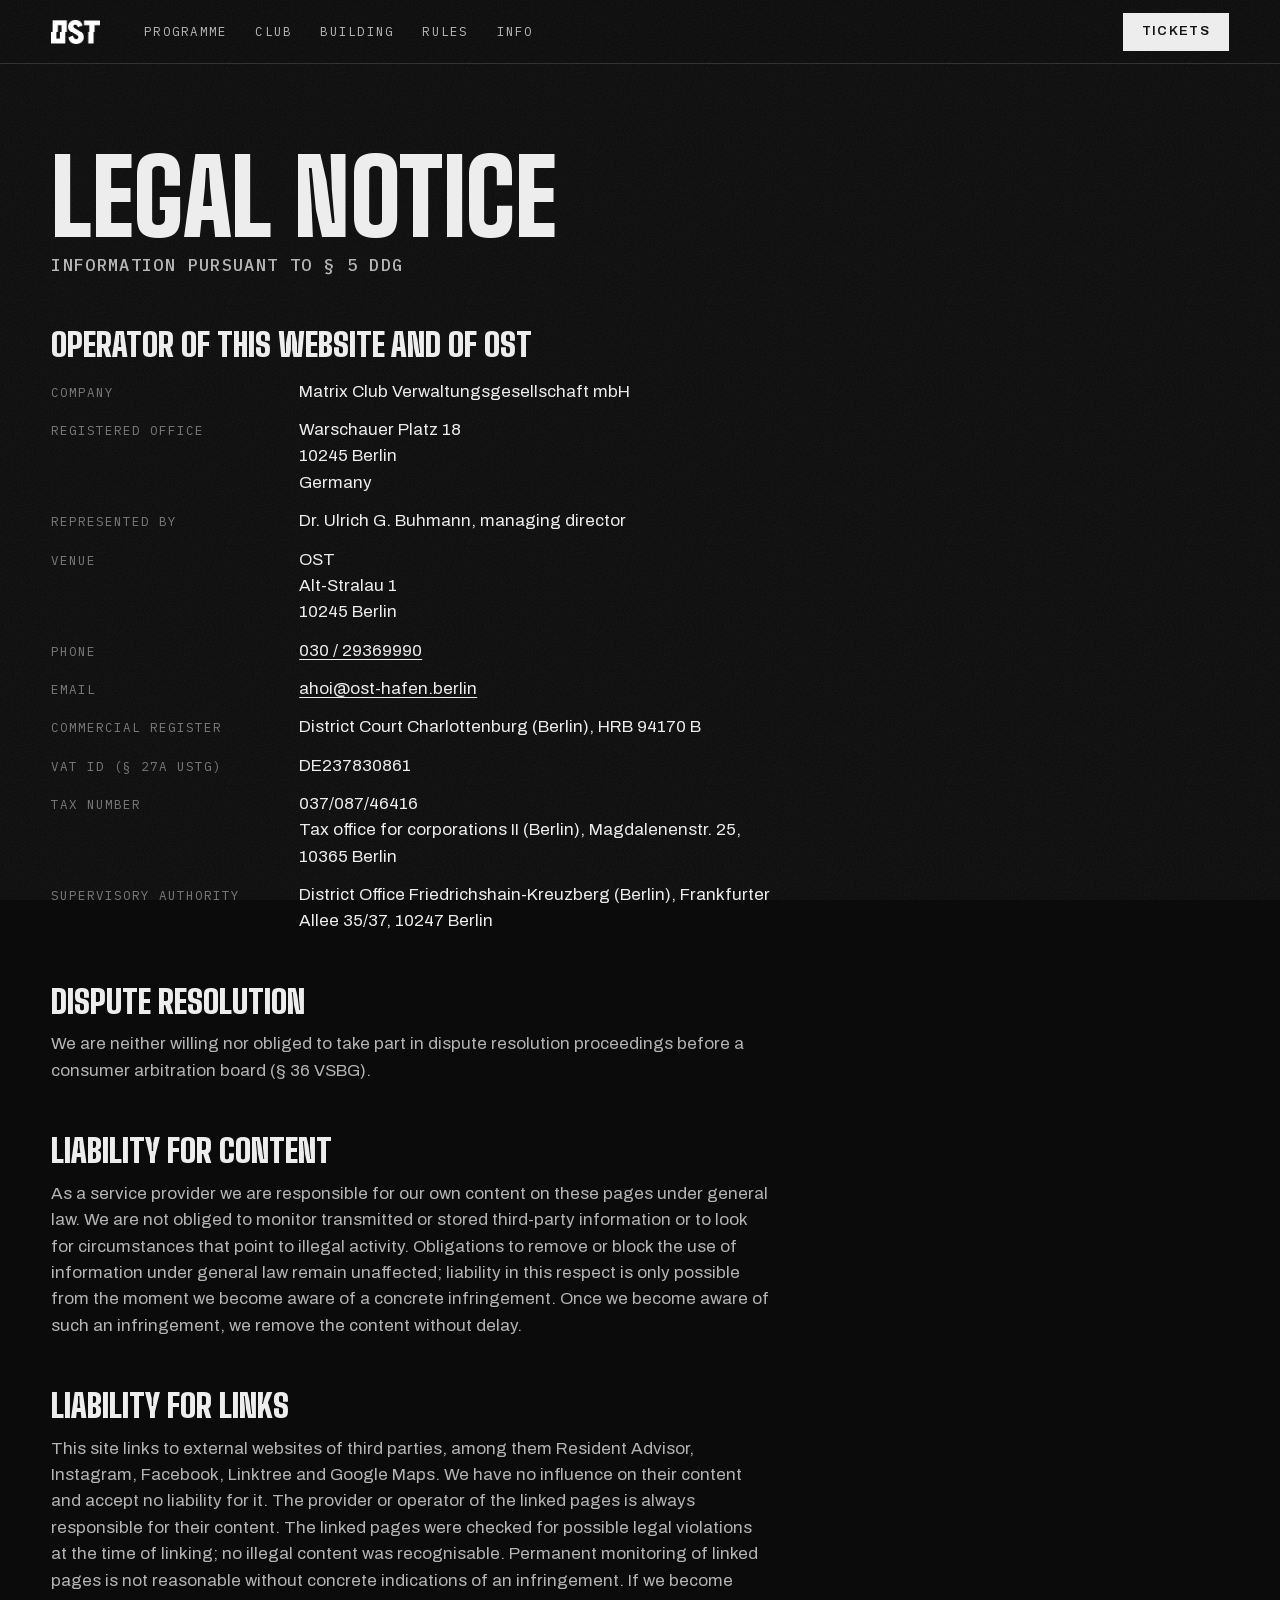
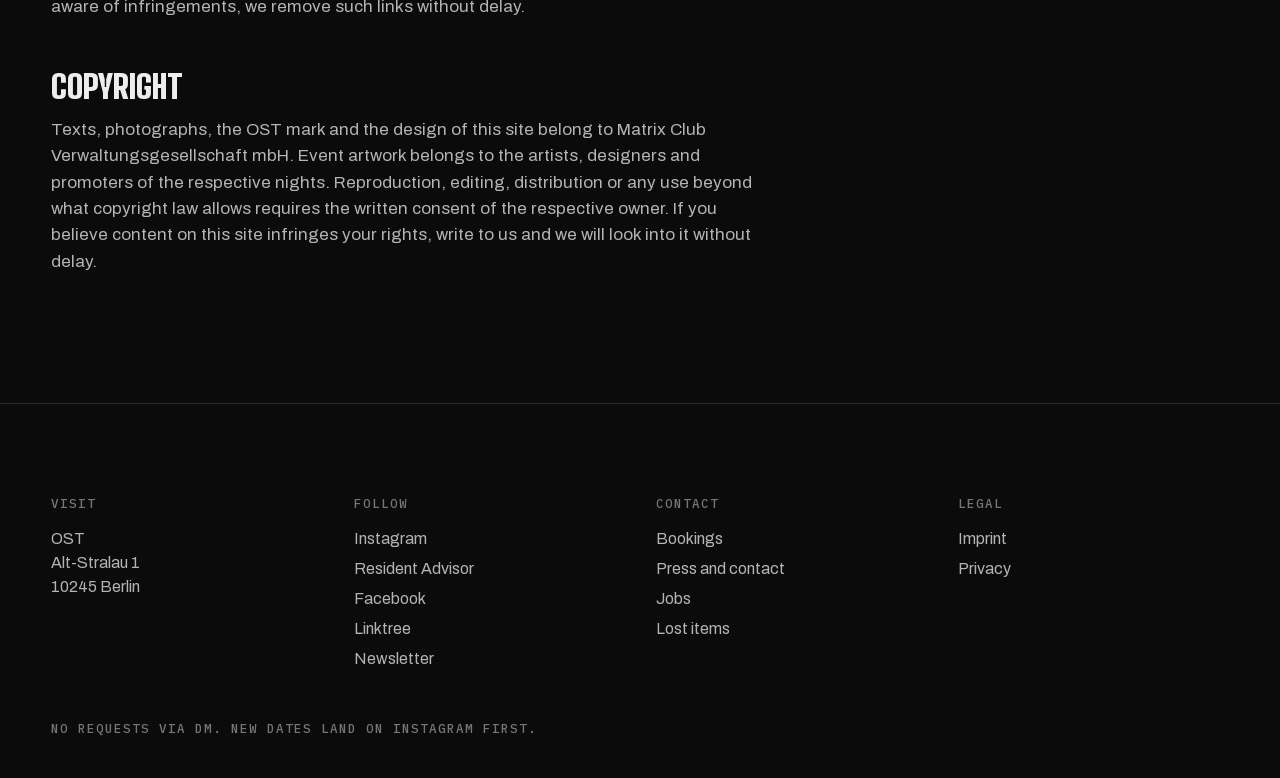
<file: imprint.html>
<!doctype html>
<html lang="en">
<head>
  <meta charset="utf-8">
  <meta name="viewport" content="width=device-width, initial-scale=1, viewport-fit=cover">
  <title>Legal notice, OST</title>
  <meta name="description" content="Legal notice of OST, Berlin: operator, contact, register and liability information.">
  <meta name="theme-color" content="#0b0b0b">
  <link rel="canonical" href="https://clubost.de/imprint.html">
  <link rel="icon" href="assets/logo/favicon-64.png" type="image/png" sizes="64x64">
  <link rel="apple-touch-icon" href="assets/logo/favicon-180.png">
  <meta property="og:type" content="website">
  <meta property="og:site_name" content="OST">
  <meta property="og:title" content="Legal notice, OST">
  <meta property="og:description" content="Techno club in the former power station of the Berlin Osthafen. Thursday to Saturday, Alt-Stralau 1.">
  <meta property="og:image" content="https://clubost.de/assets/og.jpg">
  <meta property="og:url" content="https://clubost.de/imprint.html">
  <meta name="twitter:card" content="summary_large_image">
  <link rel="preload" href="assets/fonts/big-shoulders-display-900.woff2" as="font" type="font/woff2" crossorigin>
  <link rel="preload" href="assets/fonts/archivo-400.woff2" as="font" type="font/woff2" crossorigin>
  <link rel="preload" href="assets/fonts/ibm-plex-mono-400.woff2" as="font" type="font/woff2" crossorigin>
  <link rel="stylesheet" href="css/styles.css?v=20261111c">
  <script>document.documentElement.classList.add('js');</script>
  <meta name="robots" content="noindex, nofollow">
</head>
<body class="legal-page">
  <a class="skip" href="#content">Skip to content</a>

  <header class="nav" id="nav">
    <a class="nav__logo" href="index.html" aria-label="OST, back to top">
      <img src="assets/logo/ost-mark-white-480.png" alt="OST" width="480" height="236">
    </a>
    <nav class="nav__links" aria-label="Main">
      <a href="index.html#programme">Programme</a>
      <a href="index.html#club">Club</a>
      <a href="index.html#building">Building</a>
      <a href="index.html#rules">Rules</a>
      <a href="index.html#info">Info</a>
    </nav>
    <a class="btn btn--solid nav__cta" data-next-tickets href="https://ra.co/clubs/141987" target="_blank" rel="noopener">Tickets</a>
    <button class="nav__burger" id="burger" type="button" aria-expanded="false" aria-controls="menu" aria-label="Open menu">
      <span></span><span></span>
    </button>
  </header>

  <div class="menu" id="menu" hidden>
    <nav class="menu__links" aria-label="Menu">
      <a href="index.html#programme">Programme</a>
      <a href="index.html#club">Club</a>
      <a href="index.html#building">Building</a>
      <a href="index.html#formats">Nights</a>
      <a href="index.html#rules">Rules</a>
      <a href="index.html#info">Info</a>
    </nav>
    <div class="menu__foot">
      <a class="btn btn--solid" data-next-tickets href="https://ra.co/clubs/141987" target="_blank" rel="noopener">Tickets</a>
      <ul class="menu__social">
        <li><a href="https://www.instagram.com/club.ost/" target="_blank" rel="noopener">Instagram</a></li>
        <li><a href="https://ra.co/clubs/141987" target="_blank" rel="noopener">Resident Advisor</a></li>
        <li><a href="https://www.facebook.com/club.ost" target="_blank" rel="noopener">Facebook</a></li>
      </ul>
    </div>
  </div>

  <main id="top">
    <section class="legal" id="content">
      <div class="wrap">
        <h1 class="h2">Legal notice</h1>
        <p class="mono dim legal__kicker">Information pursuant to § 5 DDG</p>
        <div class="legal__body">
          <h2>Operator of this website and of OST</h2>
          <dl>
            <dt>Company</dt><dd>Matrix Club Verwaltungsgesellschaft mbH</dd>
            <dt>Registered office</dt><dd><address>Warschauer Platz 18<br>10245 Berlin<br>Germany</address></dd>
            <dt>Represented by</dt><dd>Dr. Ulrich G. Buhmann, managing director</dd>
            <dt>Venue</dt><dd><address>OST<br>Alt-Stralau 1<br>10245 Berlin</address></dd>
            <dt>Phone</dt><dd><a href="tel:+493029369990">030 / 29369990</a></dd>
            <dt>Email</dt><dd><a href="mailto:ahoi@ost-hafen.berlin">ahoi@ost-hafen.berlin</a></dd>
            <dt>Commercial register</dt><dd>District Court Charlottenburg (Berlin), HRB 94170 B</dd>
            <dt>VAT ID (§ 27a UStG)</dt><dd>DE237830861</dd>
            <dt>Tax number</dt><dd>037/087/46416<br>Tax office for corporations II (Berlin), Magdalenenstr. 25, 10365 Berlin</dd>
            <dt>Supervisory authority</dt><dd>District Office Friedrichshain-Kreuzberg (Berlin), Frankfurter Allee 35/37, 10247 Berlin</dd>
          </dl>

          <h2>Dispute resolution</h2>
          <p>We are neither willing nor obliged to take part in dispute resolution proceedings before a consumer arbitration board (§ 36 VSBG).</p>

          <h2>Liability for content</h2>
          <p>As a service provider we are responsible for our own content on these pages under general law. We are not obliged to monitor transmitted or stored third-party information or to look for circumstances that point to illegal activity. Obligations to remove or block the use of information under general law remain unaffected; liability in this respect is only possible from the moment we become aware of a concrete infringement. Once we become aware of such an infringement, we remove the content without delay.</p>

          <h2>Liability for links</h2>
          <p>This site links to external websites of third parties, among them Resident Advisor, Instagram, Facebook, Linktree and Google Maps. We have no influence on their content and accept no liability for it. The provider or operator of the linked pages is always responsible for their content. The linked pages were checked for possible legal violations at the time of linking; no illegal content was recognisable. Permanent monitoring of linked pages is not reasonable without concrete indications of an infringement. If we become aware of infringements, we remove such links without delay.</p>

          <h2>Copyright</h2>
          <p>Texts, photographs, the OST mark and the design of this site belong to Matrix Club Verwaltungsgesellschaft mbH. Event artwork belongs to the artists, designers and promoters of the respective nights. Reproduction, editing, distribution or any use beyond what copyright law allows requires the written consent of the respective owner. If you believe content on this site infringes your rights, write to us and we will look into it without delay.</p>
        </div>
      </div>
    </section>
  </main>

  <footer class="footer">
    <div class="wrap">
      <div class="footer__cols">
        <div>
          <h2 class="mono">Visit</h2>
          <p>OST<br>Alt-Stralau 1<br>10245 Berlin</p>
        </div>
        <div>
          <h2 class="mono">Follow</h2>
          <ul>
            <li><a href="https://www.instagram.com/club.ost/" target="_blank" rel="noopener">Instagram</a></li>
            <li><a href="https://ra.co/clubs/141987" target="_blank" rel="noopener">Resident Advisor</a></li>
            <li><a href="https://www.facebook.com/club.ost" target="_blank" rel="noopener">Facebook</a></li>
            <li><a href="https://linktr.ee/club_ost" target="_blank" rel="noopener">Linktree</a></li>
            <li><a href="index.html#newsletter">Newsletter</a></li>
          </ul>
        </div>
        <div>
          <h2 class="mono">Contact</h2>
          <ul>
            <li><a href="index.html?contact=booking">Bookings</a></li>
            <li><a href="index.html?contact=contact">Press and contact</a></li>
            <li><a href="index.html?contact=job">Jobs</a></li>
            <li><a href="index.html?contact=lost">Lost items</a></li>
          </ul>
        </div>
        <div>
          <h2 class="mono">Legal</h2>
          <ul>
            <li><a href="imprint.html">Imprint</a></li>
            <li><a href="privacy.html">Privacy</a></li>
          </ul>
        </div>
      </div>
      <p class="footer__line mono dim">No requests via DM. New dates land on Instagram first.</p>
    </div>
  </footer>

  <script src="js/main.js?v=20261111c" defer></script>
</body>
</html>
</file>
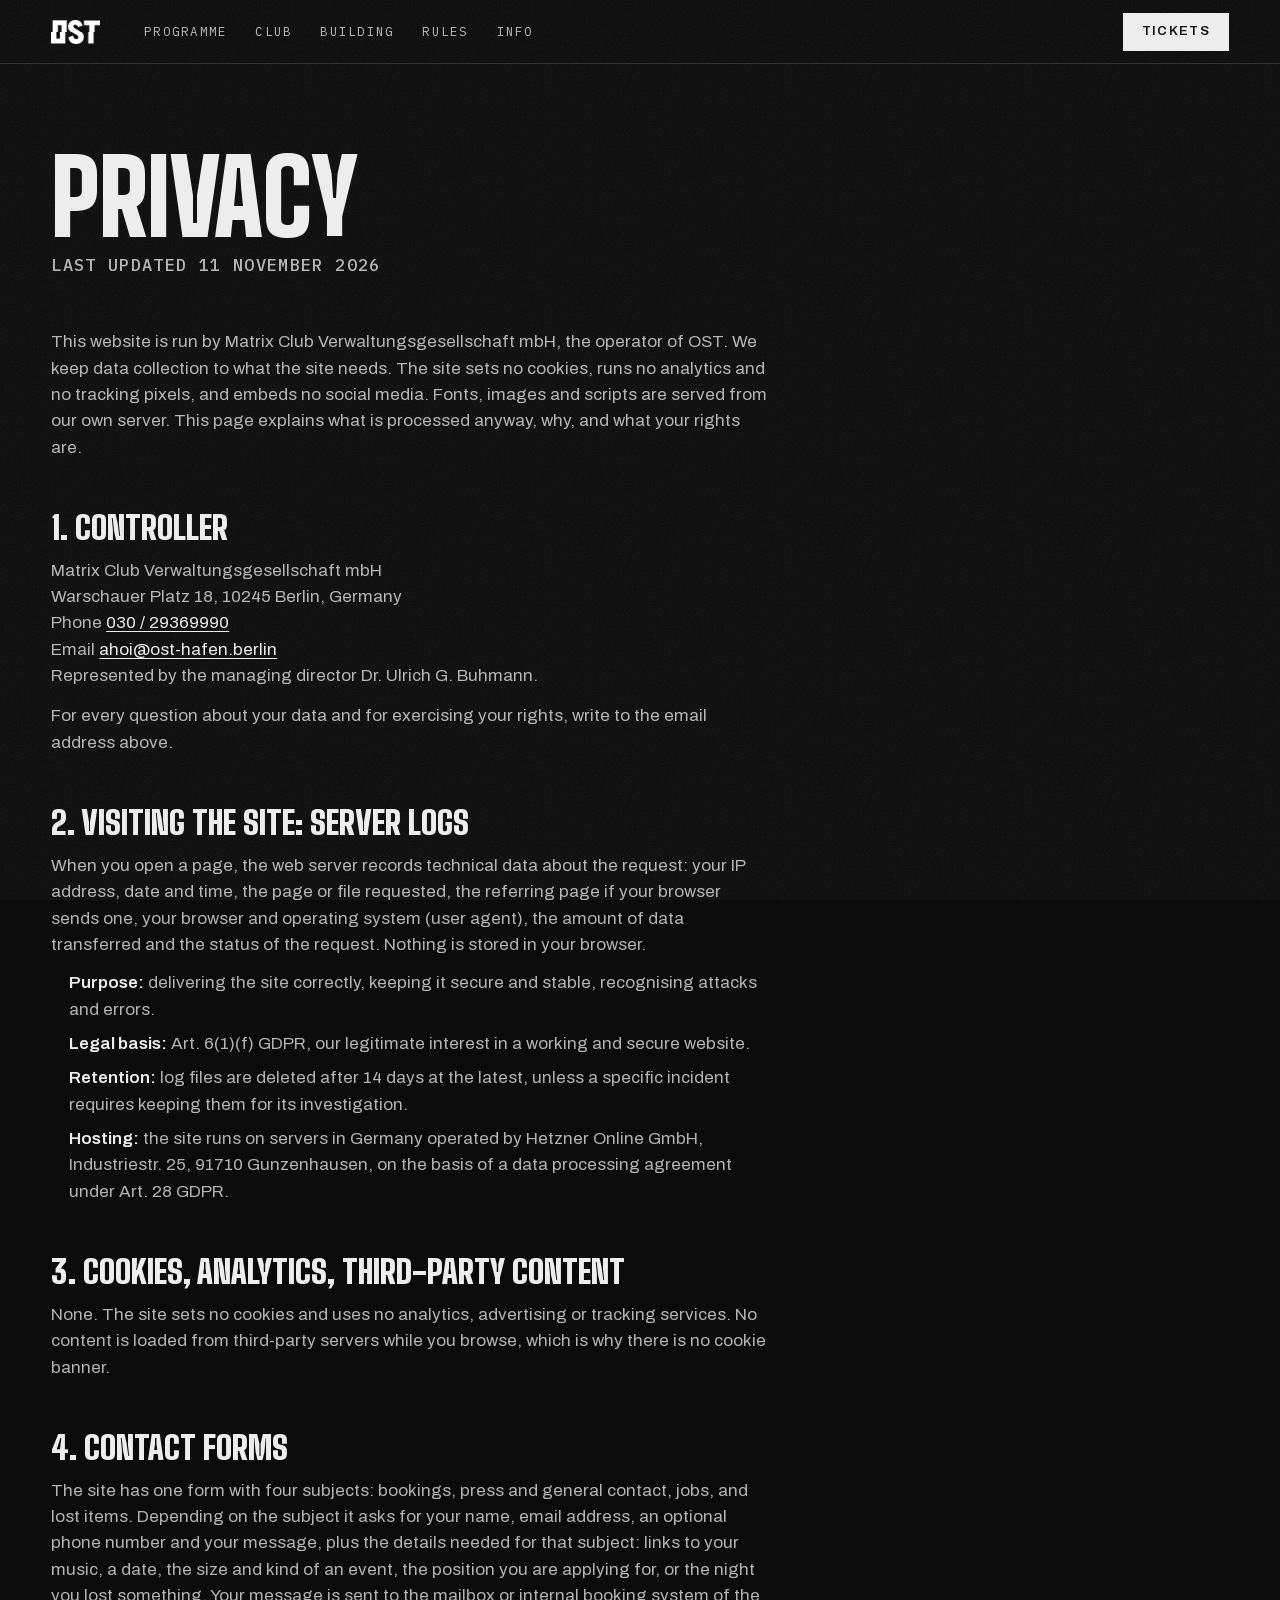
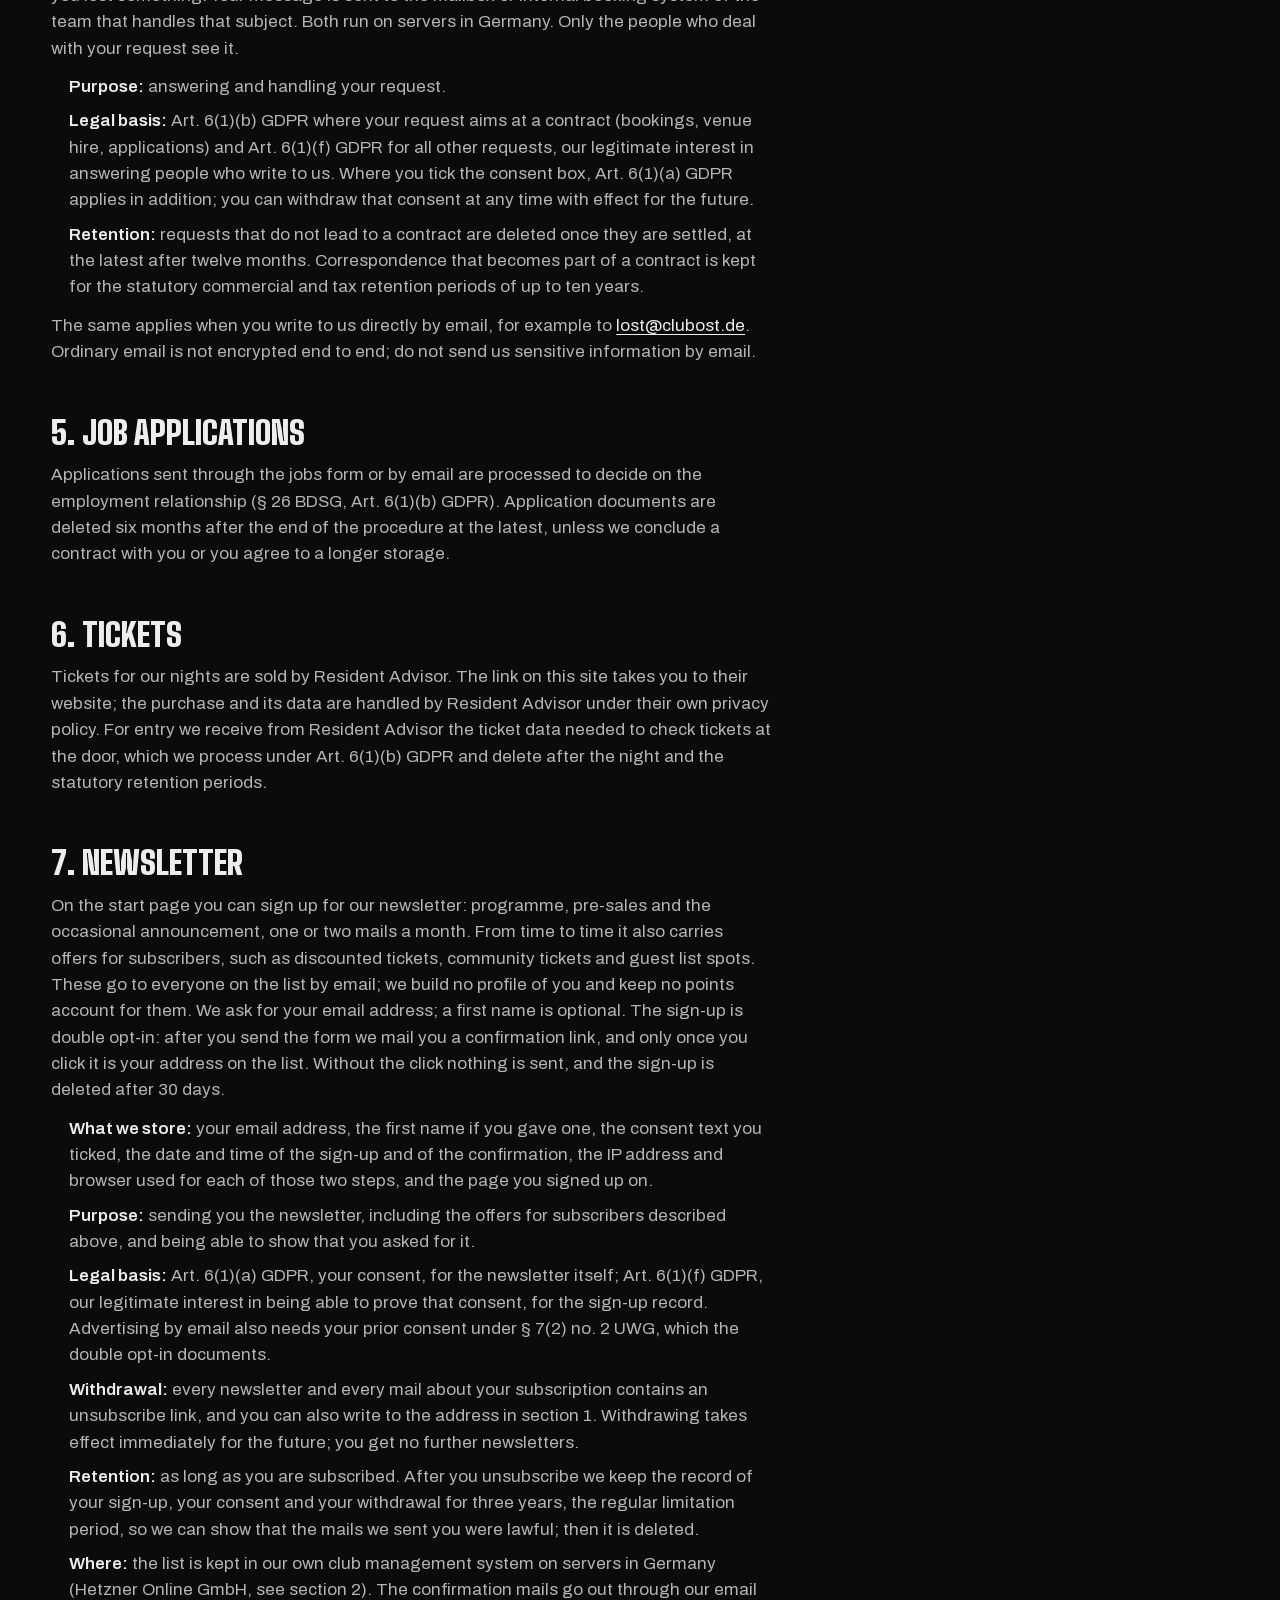
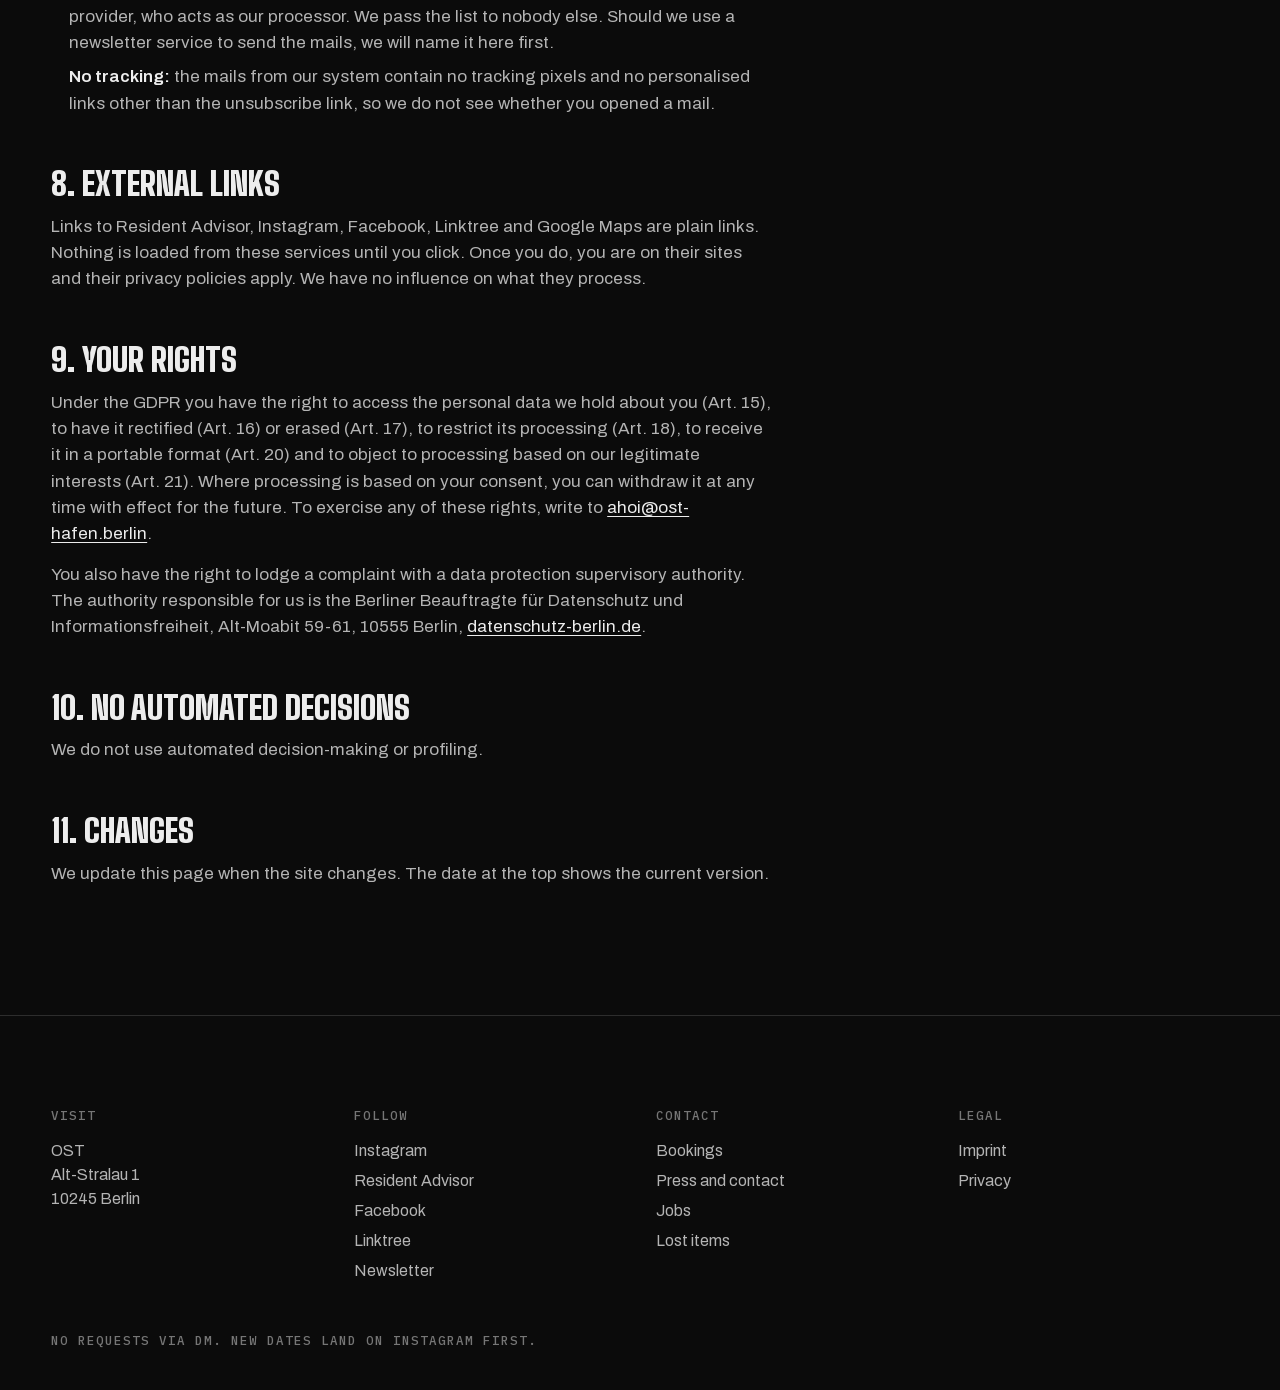
<file: privacy.html>
<!doctype html>
<html lang="en">
<head>
  <meta charset="utf-8">
  <meta name="viewport" content="width=device-width, initial-scale=1, viewport-fit=cover">
  <title>Privacy, OST</title>
  <meta name="description" content="How the OST website handles your data: no cookies, no tracking, server logs, the contact form and your rights.">
  <meta name="theme-color" content="#0b0b0b">
  <link rel="canonical" href="https://clubost.de/privacy.html">
  <link rel="icon" href="assets/logo/favicon-64.png" type="image/png" sizes="64x64">
  <link rel="apple-touch-icon" href="assets/logo/favicon-180.png">
  <meta property="og:type" content="website">
  <meta property="og:site_name" content="OST">
  <meta property="og:title" content="Privacy, OST">
  <meta property="og:description" content="Techno club in the former power station of the Berlin Osthafen. Thursday to Saturday, Alt-Stralau 1.">
  <meta property="og:image" content="https://clubost.de/assets/og.jpg">
  <meta property="og:url" content="https://clubost.de/privacy.html">
  <meta name="twitter:card" content="summary_large_image">
  <link rel="preload" href="assets/fonts/big-shoulders-display-900.woff2" as="font" type="font/woff2" crossorigin>
  <link rel="preload" href="assets/fonts/archivo-400.woff2" as="font" type="font/woff2" crossorigin>
  <link rel="preload" href="assets/fonts/ibm-plex-mono-400.woff2" as="font" type="font/woff2" crossorigin>
  <link rel="stylesheet" href="css/styles.css?v=20261111c">
  <script>document.documentElement.classList.add('js');</script>
  <meta name="robots" content="noindex, nofollow">
</head>
<body class="legal-page">
  <a class="skip" href="#content">Skip to content</a>

  <header class="nav" id="nav">
    <a class="nav__logo" href="index.html" aria-label="OST, back to top">
      <img src="assets/logo/ost-mark-white-480.png" alt="OST" width="480" height="236">
    </a>
    <nav class="nav__links" aria-label="Main">
      <a href="index.html#programme">Programme</a>
      <a href="index.html#club">Club</a>
      <a href="index.html#building">Building</a>
      <a href="index.html#rules">Rules</a>
      <a href="index.html#info">Info</a>
    </nav>
    <a class="btn btn--solid nav__cta" data-next-tickets href="https://ra.co/clubs/141987" target="_blank" rel="noopener">Tickets</a>
    <button class="nav__burger" id="burger" type="button" aria-expanded="false" aria-controls="menu" aria-label="Open menu">
      <span></span><span></span>
    </button>
  </header>

  <div class="menu" id="menu" hidden>
    <nav class="menu__links" aria-label="Menu">
      <a href="index.html#programme">Programme</a>
      <a href="index.html#club">Club</a>
      <a href="index.html#building">Building</a>
      <a href="index.html#formats">Nights</a>
      <a href="index.html#rules">Rules</a>
      <a href="index.html#info">Info</a>
    </nav>
    <div class="menu__foot">
      <a class="btn btn--solid" data-next-tickets href="https://ra.co/clubs/141987" target="_blank" rel="noopener">Tickets</a>
      <ul class="menu__social">
        <li><a href="https://www.instagram.com/club.ost/" target="_blank" rel="noopener">Instagram</a></li>
        <li><a href="https://ra.co/clubs/141987" target="_blank" rel="noopener">Resident Advisor</a></li>
        <li><a href="https://www.facebook.com/club.ost" target="_blank" rel="noopener">Facebook</a></li>
      </ul>
    </div>
  </div>

  <main id="top">
    <section class="legal" id="content">
      <div class="wrap">
        <h1 class="h2">Privacy</h1>
        <p class="mono dim legal__kicker">Last updated 11 November 2026</p>
        <div class="legal__body">
          <p>This website is run by Matrix Club Verwaltungsgesellschaft mbH, the operator of OST. We keep data collection to what the site needs. The site sets no cookies, runs no analytics and no tracking pixels, and embeds no social media. Fonts, images and scripts are served from our own server. This page explains what is processed anyway, why, and what your rights are.</p>

          <h2>1. Controller</h2>
          <p>Matrix Club Verwaltungsgesellschaft mbH<br>Warschauer Platz 18, 10245 Berlin, Germany<br>Phone <a href="tel:+493029369990">030 / 29369990</a><br>Email <a href="mailto:ahoi@ost-hafen.berlin">ahoi@ost-hafen.berlin</a><br>Represented by the managing director Dr. Ulrich G. Buhmann.</p>
          <p>For every question about your data and for exercising your rights, write to the email address above.</p>

          <h2>2. Visiting the site: server logs</h2>
          <p>When you open a page, the web server records technical data about the request: your IP address, date and time, the page or file requested, the referring page if your browser sends one, your browser and operating system (user agent), the amount of data transferred and the status of the request. Nothing is stored in your browser.</p>
          <ul>
            <li><strong>Purpose:</strong> delivering the site correctly, keeping it secure and stable, recognising attacks and errors.</li>
            <li><strong>Legal basis:</strong> Art. 6(1)(f) GDPR, our legitimate interest in a working and secure website.</li>
            <li><strong>Retention:</strong> log files are deleted after 14 days at the latest, unless a specific incident requires keeping them for its investigation.</li>
            <li><strong>Hosting:</strong> the site runs on servers in Germany operated by Hetzner Online GmbH, Industriestr. 25, 91710 Gunzenhausen, on the basis of a data processing agreement under Art. 28 GDPR.</li>
          </ul>

          <h2>3. Cookies, analytics, third-party content</h2>
          <p>None. The site sets no cookies and uses no analytics, advertising or tracking services. No content is loaded from third-party servers while you browse, which is why there is no cookie banner.</p>

          <h2>4. Contact forms</h2>
          <p>The site has one form with four subjects: bookings, press and general contact, jobs, and lost items. Depending on the subject it asks for your name, email address, an optional phone number and your message, plus the details needed for that subject: links to your music, a date, the size and kind of an event, the position you are applying for, or the night you lost something. Your message is sent to the mailbox or internal booking system of the team that handles that subject. Both run on servers in Germany. Only the people who deal with your request see it.</p>
          <ul>
            <li><strong>Purpose:</strong> answering and handling your request.</li>
            <li><strong>Legal basis:</strong> Art. 6(1)(b) GDPR where your request aims at a contract (bookings, venue hire, applications) and Art. 6(1)(f) GDPR for all other requests, our legitimate interest in answering people who write to us. Where you tick the consent box, Art. 6(1)(a) GDPR applies in addition; you can withdraw that consent at any time with effect for the future.</li>
            <li><strong>Retention:</strong> requests that do not lead to a contract are deleted once they are settled, at the latest after twelve months. Correspondence that becomes part of a contract is kept for the statutory commercial and tax retention periods of up to ten years.</li>
          </ul>
          <p>The same applies when you write to us directly by email, for example to <a href="mailto:lost@clubost.de">lost@clubost.de</a>. Ordinary email is not encrypted end to end; do not send us sensitive information by email.</p>

          <h2>5. Job applications</h2>
          <p>Applications sent through the jobs form or by email are processed to decide on the employment relationship (§ 26 BDSG, Art. 6(1)(b) GDPR). Application documents are deleted six months after the end of the procedure at the latest, unless we conclude a contract with you or you agree to a longer storage.</p>

          <h2>6. Tickets</h2>
          <p>Tickets for our nights are sold by Resident Advisor. The link on this site takes you to their website; the purchase and its data are handled by Resident Advisor under their own privacy policy. For entry we receive from Resident Advisor the ticket data needed to check tickets at the door, which we process under Art. 6(1)(b) GDPR and delete after the night and the statutory retention periods.</p>

          <h2 id="newsletter">7. Newsletter</h2>
          <p>On the start page you can sign up for our newsletter: programme, pre-sales and the occasional announcement, one or two mails a month. From time to time it also carries offers for subscribers, such as discounted tickets, community tickets and guest list spots. These go to everyone on the list by email; we build no profile of you and keep no points account for them. We ask for your email address; a first name is optional. The sign-up is double opt-in: after you send the form we mail you a confirmation link, and only once you click it is your address on the list. Without the click nothing is sent, and the sign-up is deleted after 30 days.</p>
          <ul>
            <li><strong>What we store:</strong> your email address, the first name if you gave one, the consent text you ticked, the date and time of the sign-up and of the confirmation, the IP address and browser used for each of those two steps, and the page you signed up on.</li>
            <li><strong>Purpose:</strong> sending you the newsletter, including the offers for subscribers described above, and being able to show that you asked for it.</li>
            <li><strong>Legal basis:</strong> Art. 6(1)(a) GDPR, your consent, for the newsletter itself; Art. 6(1)(f) GDPR, our legitimate interest in being able to prove that consent, for the sign-up record. Advertising by email also needs your prior consent under § 7(2) no. 2 UWG, which the double opt-in documents.</li>
            <li><strong>Withdrawal:</strong> every newsletter and every mail about your subscription contains an unsubscribe link, and you can also write to the address in section 1. Withdrawing takes effect immediately for the future; you get no further newsletters.</li>
            <li><strong>Retention:</strong> as long as you are subscribed. After you unsubscribe we keep the record of your sign-up, your consent and your withdrawal for three years, the regular limitation period, so we can show that the mails we sent you were lawful; then it is deleted.</li>
            <li><strong>Where:</strong> the list is kept in our own club management system on servers in Germany (Hetzner Online GmbH, see section 2). The confirmation mails go out through our email provider, who acts as our processor. We pass the list to nobody else. Should we use a newsletter service to send the mails, we will name it here first.</li>
            <li><strong>No tracking:</strong> the mails from our system contain no tracking pixels and no personalised links other than the unsubscribe link, so we do not see whether you opened a mail.</li>
          </ul>

          <h2>8. External links</h2>
          <p>Links to Resident Advisor, Instagram, Facebook, Linktree and Google Maps are plain links. Nothing is loaded from these services until you click. Once you do, you are on their sites and their privacy policies apply. We have no influence on what they process.</p>

          <h2>9. Your rights</h2>
          <p>Under the GDPR you have the right to access the personal data we hold about you (Art. 15), to have it rectified (Art. 16) or erased (Art. 17), to restrict its processing (Art. 18), to receive it in a portable format (Art. 20) and to object to processing based on our legitimate interests (Art. 21). Where processing is based on your consent, you can withdraw it at any time with effect for the future. To exercise any of these rights, write to <a href="mailto:ahoi@ost-hafen.berlin">ahoi@ost-hafen.berlin</a>.</p>
          <p>You also have the right to lodge a complaint with a data protection supervisory authority. The authority responsible for us is the Berliner Beauftragte für Datenschutz und Informationsfreiheit, Alt-Moabit 59-61, 10555 Berlin, <a href="https://www.datenschutz-berlin.de/" target="_blank" rel="noopener">datenschutz-berlin.de</a>.</p>

          <h2>10. No automated decisions</h2>
          <p>We do not use automated decision-making or profiling.</p>

          <h2>11. Changes</h2>
          <p>We update this page when the site changes. The date at the top shows the current version.</p>
        </div>
      </div>
    </section>
  </main>

  <footer class="footer">
    <div class="wrap">
      <div class="footer__cols">
        <div>
          <h2 class="mono">Visit</h2>
          <p>OST<br>Alt-Stralau 1<br>10245 Berlin</p>
        </div>
        <div>
          <h2 class="mono">Follow</h2>
          <ul>
            <li><a href="https://www.instagram.com/club.ost/" target="_blank" rel="noopener">Instagram</a></li>
            <li><a href="https://ra.co/clubs/141987" target="_blank" rel="noopener">Resident Advisor</a></li>
            <li><a href="https://www.facebook.com/club.ost" target="_blank" rel="noopener">Facebook</a></li>
            <li><a href="https://linktr.ee/club_ost" target="_blank" rel="noopener">Linktree</a></li>
            <li><a href="index.html#newsletter">Newsletter</a></li>
          </ul>
        </div>
        <div>
          <h2 class="mono">Contact</h2>
          <ul>
            <li><a href="index.html?contact=booking">Bookings</a></li>
            <li><a href="index.html?contact=contact">Press and contact</a></li>
            <li><a href="index.html?contact=job">Jobs</a></li>
            <li><a href="index.html?contact=lost">Lost items</a></li>
          </ul>
        </div>
        <div>
          <h2 class="mono">Legal</h2>
          <ul>
            <li><a href="imprint.html">Imprint</a></li>
            <li><a href="privacy.html">Privacy</a></li>
          </ul>
        </div>
      </div>
      <p class="footer__line mono dim">No requests via DM. New dates land on Instagram first.</p>
    </div>
  </footer>

  <script src="js/main.js?v=20261111c" defer></script>
</body>
</html>
</file>
<file: css/styles.css>
/* OST website. Single dark theme, sharp corners, one accent: none. White on near-black, inverted once for the house rules.
   Layout: 12-column feel without a framework; sections separated by hairlines, photos bleed full width, type does the work. */

@font-face { font-family: "Big Shoulders Display"; font-weight: 700; font-style: normal; font-display: swap; src: url("../assets/fonts/big-shoulders-display-700.woff2") format("woff2"); }
@font-face { font-family: "Big Shoulders Display"; font-weight: 800; font-style: normal; font-display: swap; src: url("../assets/fonts/big-shoulders-display-800.woff2") format("woff2"); }
@font-face { font-family: "Big Shoulders Display"; font-weight: 900; font-style: normal; font-display: swap; src: url("../assets/fonts/big-shoulders-display-900.woff2") format("woff2"); }
@font-face { font-family: "Archivo"; font-weight: 400; font-style: normal; font-display: swap; src: url("../assets/fonts/archivo-400.woff2") format("woff2"); }
@font-face { font-family: "Archivo"; font-weight: 400; font-style: italic; font-display: swap; src: url("../assets/fonts/archivo-400-italic.woff2") format("woff2"); }
@font-face { font-family: "Archivo"; font-weight: 500; font-style: normal; font-display: swap; src: url("../assets/fonts/archivo-500.woff2") format("woff2"); }
@font-face { font-family: "Archivo"; font-weight: 600; font-style: normal; font-display: swap; src: url("../assets/fonts/archivo-600.woff2") format("woff2"); }
@font-face { font-family: "IBM Plex Mono"; font-weight: 400; font-style: normal; font-display: swap; src: url("../assets/fonts/ibm-plex-mono-400.woff2") format("woff2"); }
@font-face { font-family: "IBM Plex Mono"; font-weight: 500; font-style: normal; font-display: swap; src: url("../assets/fonts/ibm-plex-mono-500.woff2") format("woff2"); }

:root {
  --bg: #0b0b0b;
  --bg-2: #121212;
  --bg-3: #1a1a1a;
  --fg: #ededed;
  --fg-2: #b4b4b4;
  --fg-3: #767676;
  --line: rgba(255, 255, 255, 0.14);
  --line-strong: rgba(255, 255, 255, 0.32);
  --inverse-bg: #ededed;
  --inverse-fg: #0b0b0b;
  --inverse-line: rgba(0, 0, 0, 0.18);
  --display: "Big Shoulders Display", "Arial Narrow", "Helvetica Neue", Arial, sans-serif;
  --body: "Archivo", "Helvetica Neue", Arial, sans-serif;
  --mono: "IBM Plex Mono", "SFMono-Regular", Menlo, Consolas, monospace;
  --gutter: clamp(16px, 4vw, 56px);
  --wrap: 1480px;
  --nav-h: 64px;
  /* phones with a notch: the bar itself covers the strip above it */
  --safe-top: env(safe-area-inset-top, 0px);
  --nav-total: calc(var(--nav-h) + var(--safe-top));
  --section: clamp(72px, 10vw, 150px);
  --ease: cubic-bezier(0.16, 1, 0.3, 1);
  color-scheme: dark;
}

*, *::before, *::after { box-sizing: border-box; }
html { background: var(--bg); -webkit-text-size-adjust: 100%; scroll-behavior: smooth; scroll-padding-top: calc(var(--nav-total) + 12px); }
@media (prefers-reduced-motion: reduce) { html { scroll-behavior: auto; } }
body {
  margin: 0;
  background: var(--bg);
  color: var(--fg);
  font-family: var(--body);
  font-size: 17px;
  line-height: 1.55;
  -webkit-font-smoothing: antialiased;
  overflow-x: hidden;
}
body::after {
  /* film grain, fixed so it never repaints with scroll */
  content: "";
  position: fixed;
  inset: 0;
  z-index: 60;
  pointer-events: none;
  opacity: 0.07;
  background-image: url("data:image/svg+xml;utf8,<svg xmlns='http://www.w3.org/2000/svg' width='240' height='240'><filter id='n'><feTurbulence type='fractalNoise' baseFrequency='0.9' numOctaves='2' stitchTiles='stitch'/><feColorMatrix values='0 0 0 0 1  0 0 0 0 1  0 0 0 0 1  0 0 0 0.9 0'/></filter><rect width='100%' height='100%' filter='url(%23n)'/></svg>");
  background-size: 240px 240px;
}
img { max-width: 100%; height: auto; display: block; }
a { color: inherit; text-decoration: none; }
p { margin: 0; }
h1, h2, h3, h4 { margin: 0; font-weight: 900; }
ul, ol, dl, dd { margin: 0; padding: 0; }
li { list-style: none; }
button { font: inherit; color: inherit; background: none; border: 0; padding: 0; cursor: pointer; }
:focus-visible { outline: 2px solid var(--fg); outline-offset: 3px; }
.rules :focus-visible { outline-color: var(--inverse-fg); }
::selection { background: var(--fg); color: var(--bg); }

.visually-hidden { position: absolute !important; width: 1px; height: 1px; overflow: hidden; clip: rect(0 0 0 0); white-space: nowrap; }
.skip { position: absolute; left: var(--gutter); top: -60px; z-index: 100; padding: 10px 14px; background: var(--fg); color: var(--bg); font-weight: 600; }
.skip:focus { top: 10px; }

.wrap {
  width: 100%;
  max-width: var(--wrap);
  margin-inline: auto;
  padding-left: max(var(--gutter), env(safe-area-inset-left, 0px));
  padding-right: max(var(--gutter), env(safe-area-inset-right, 0px));
}

/* type */
.h2 {
  font-family: var(--display);
  font-size: clamp(56px, 8vw, 128px);
  line-height: 0.86;
  letter-spacing: -0.005em;
  text-transform: uppercase;
  text-wrap: balance;
}
.h3 {
  font-family: var(--display);
  font-size: clamp(30px, 3.4vw, 48px);
  line-height: 0.95;
  text-transform: uppercase;
  font-weight: 800;
}
.mono {
  font-family: var(--mono);
  font-size: 12.5px;
  letter-spacing: 0.08em;
  text-transform: uppercase;
  font-weight: 500;
  font-variant-numeric: tabular-nums;
}
.dim { color: var(--fg-3); }
.lede { font-size: 19px; }

/* buttons: sharp, uppercase, one solid + one ghost */
.btn {
  display: inline-flex;
  align-items: center;
  justify-content: center;
  gap: 10px;
  min-height: 44px;
  padding: 0 22px;
  font-family: var(--body);
  font-size: 13px;
  font-weight: 600;
  letter-spacing: 0.1em;
  text-transform: uppercase;
  white-space: nowrap;
  border: 1px solid transparent;
  transition: background-color 0.2s var(--ease), color 0.2s var(--ease), border-color 0.2s var(--ease), transform 0.15s var(--ease);
}
.btn:active { transform: translateY(1px); }
.btn--solid { background: var(--fg); color: var(--bg); border-color: var(--fg); }
.btn--solid:hover { background: #fff; }
.btn--ghost { color: var(--fg); border-color: var(--line-strong); }
.btn--ghost:hover { border-color: var(--fg); }
.btn--lg { min-height: 54px; padding: 0 30px; font-size: 14px; }

/* nav */
.nav {
  position: sticky;
  top: 0;
  z-index: 50;
  display: flex;
  align-items: center;
  gap: 32px;
  height: var(--nav-total);
  padding-top: var(--safe-top);
  padding-left: max(var(--gutter), env(safe-area-inset-left, 0px));
  padding-right: max(var(--gutter), env(safe-area-inset-right, 0px));
  background-color: rgba(11, 11, 11, 0.85);
  backdrop-filter: blur(14px);
  -webkit-backdrop-filter: blur(14px);
  border-bottom: 1px solid var(--line);
}
/* anything that ends up above the bar (notch strip, iOS toolbar shift, overscroll) stays solid */
.nav::before { content: ""; position: absolute; left: 0; right: 0; bottom: 100%; height: 240px; background: var(--bg); pointer-events: none; }
/* phones and tablets: a fully solid bar. iPhone Safari only paints the strip
   around the status bar in the bar's colour when that colour is solid; with a
   see-through bar the page shows above and behind it. The grain layer also
   starts below the bar so the bar is the only thing at the top edge. */
@media (max-width: 900px), (hover: none) {
  .nav { background-color: var(--bg); backdrop-filter: none; -webkit-backdrop-filter: none; }
  body::after { top: var(--nav-total); }
}
.nav__logo { display: flex; align-items: center; height: 100%; }
.nav__logo img { width: auto; height: 24px; }
.nav__links { display: flex; gap: 28px; margin-left: 12px; }
.nav__links a, .menu__social a {
  font-family: var(--mono);
  font-size: 12.5px;
  letter-spacing: 0.1em;
  text-transform: uppercase;
  color: var(--fg-2);
  transition: color 0.2s var(--ease);
}
.nav__links a:hover { color: var(--fg); }
.nav__cta { margin-left: auto; min-height: 38px; padding: 0 18px; }
.nav__burger {
  display: none;
  margin-left: auto;
  width: 44px;
  height: 44px;
  position: relative;
}
.nav__burger span {
  position: absolute;
  left: 10px;
  right: 10px;
  height: 2px;
  background: var(--fg);
  transition: transform 0.3s var(--ease), top 0.3s var(--ease);
}
.nav__burger span:first-child { top: 17px; }
.nav__burger span:last-child { top: 25px; }
.nav__burger[aria-expanded="true"] span:first-child { top: 21px; transform: rotate(45deg); }
.nav__burger[aria-expanded="true"] span:last-child { top: 21px; transform: rotate(-45deg); }

.menu {
  position: fixed;
  inset: var(--nav-total) 0 0 0;
  z-index: 45;
  display: flex;
  flex-direction: column;
  justify-content: space-between;
  padding: 32px max(var(--gutter), env(safe-area-inset-right, 0px)) calc(32px + env(safe-area-inset-bottom, 0px)) max(var(--gutter), env(safe-area-inset-left, 0px));
  background: var(--bg);
  overflow-y: auto;
}
.menu[hidden] { display: none; }
.menu__links { display: flex; flex-direction: column; gap: 4px; }
.menu__links a {
  font-family: var(--display);
  font-size: clamp(44px, 11vw, 72px);
  line-height: 1;
  text-transform: uppercase;
  font-weight: 900;
  padding: 6px 0;
  border-bottom: 1px solid var(--line);
}
.menu__foot { display: flex; flex-wrap: wrap; align-items: center; justify-content: space-between; gap: 20px; margin-top: 32px; }
.menu__social { display: flex; gap: 20px; }
body.menu-open { overflow: hidden; }

/* hero */
.hero {
  position: relative;
  min-height: clamp(600px, 92svh, 960px);
  display: flex;
  align-items: flex-end;
  isolation: isolate;
  border-bottom: 1px solid var(--line);
}
.hero__media, .hero__media img {
  position: absolute;
  inset: 0;
  width: 100%;
  height: 100%;
  z-index: -1;
}
.hero__media img { object-fit: cover; object-position: 60% 40%; }
.hero__media::after {
  content: "";
  position: absolute;
  inset: 0;
  background: linear-gradient(to top, rgba(11, 11, 11, 0.96) 0%, rgba(11, 11, 11, 0.55) 45%, rgba(11, 11, 11, 0.15) 100%);
}
.hero__inner {
  width: 100%;
  max-width: var(--wrap);
  margin-inline: auto;
  padding-left: max(var(--gutter), env(safe-area-inset-left, 0px));
  padding-right: max(var(--gutter), env(safe-area-inset-right, 0px));
  padding-block: clamp(40px, 8vh, 96px) clamp(40px, 7vw, 80px);
}
.hero__mark {
  display: block;
  width: clamp(220px, 30vw, 440px);
  margin: 0;
  line-height: 0;
}
.hero__mark img { display: block; width: 100%; height: auto; }
.hero__sub {
  max-width: 44ch;
  margin-top: clamp(24px, 3vw, 36px);
  font-size: clamp(17px, 1.4vw, 20px);
  color: var(--fg-2);
}
.hero__cta { display: flex; flex-wrap: wrap; gap: 12px; margin-top: 32px; }
@media (prefers-reduced-motion: no-preference) {
  .js .hero__mark { animation: hero-mark 1s var(--ease) both; }
  .js .hero__sub, .js .hero__cta { animation: hero-rise 0.9s var(--ease) both; }
  .js .hero__sub { animation-delay: 0.12s; }
  .js .hero__cta { animation-delay: 0.22s; }
  .js .hero__media img { animation: hero-zoom 14s ease-out both; }
}
@keyframes hero-mark { from { opacity: 0; transform: translateY(14px); } to { opacity: 1; transform: none; } }
@keyframes hero-rise { from { opacity: 0; transform: translateY(18px); } to { opacity: 1; transform: none; } }
@keyframes hero-zoom { from { transform: scale(1.06); } to { transform: scale(1); } }

/* scroll reveal, CSS only; browsers without scroll timelines see the resting state */
@supports (animation-timeline: view()) {
  @media (prefers-reduced-motion: no-preference) {
    .js .reveal {
      animation: reveal linear both;
      animation-timeline: view();
      animation-range: entry 0% entry 35%;
    }
  }
}
@keyframes reveal { from { opacity: 0; transform: translateY(18px); } to { opacity: 1; transform: none; } }

/* programme */
section { scroll-margin-top: var(--nav-total); }
.programme { padding-block: var(--section); border-bottom: 1px solid var(--line); }
.programme .h2 { margin-bottom: clamp(32px, 4vw, 56px); }

.featured {
  display: grid;
  grid-template-columns: minmax(0, 4fr) minmax(0, 8fr);
  gap: clamp(24px, 4vw, 64px);
  align-items: start;
  padding-bottom: clamp(48px, 6vw, 96px);
  margin-bottom: clamp(48px, 6vw, 96px);
  border-bottom: 1px solid var(--line);
}
.featured:empty { display: none; }
.featured__art {
  background: var(--bg-2);
  border: 1px solid var(--line);
  aspect-ratio: 4 / 5;
  display: grid;
  place-items: center;
  overflow: hidden;
}
.featured__art img { width: 100%; height: 100%; object-fit: cover; }
.featured__art--empty img { width: 42%; height: auto; opacity: 0.5; }
.featured__body { display: flex; flex-direction: column; gap: 20px; padding-top: 8px; }
.featured__tags { display: flex; flex-wrap: wrap; gap: 8px; }
.chip {
  display: inline-flex;
  align-items: center;
  min-height: 28px;
  padding: 0 10px;
  font-family: var(--mono);
  font-size: 11.5px;
  letter-spacing: 0.1em;
  text-transform: uppercase;
  font-weight: 500;
  border: 1px solid var(--line-strong);
  color: var(--fg);
}
.chip--live { background: var(--fg); color: var(--bg); border-color: var(--fg); }
.chip--free { border-style: dashed; }
.featured__title {
  font-family: var(--display);
  font-size: clamp(44px, 6.4vw, 104px);
  line-height: 0.88;
  text-transform: uppercase;
  text-wrap: balance;
}
.featured__date {
  font-family: var(--mono);
  font-size: clamp(14px, 1.3vw, 17px);
  letter-spacing: 0.06em;
  text-transform: uppercase;
  color: var(--fg-2);
  font-variant-numeric: tabular-nums;
}
.lineup { display: flex; flex-wrap: wrap; gap: 6px 18px; }
.lineup li { font-family: var(--display); font-size: clamp(22px, 2.2vw, 30px); text-transform: uppercase; font-weight: 800; }
.lineup li small { font-family: var(--mono); font-size: 12px; letter-spacing: 0.06em; color: var(--fg-3); margin-left: 8px; font-weight: 400; }
.featured__cta { display: flex; flex-wrap: wrap; gap: 12px; margin-top: 8px; }

.grid-head { display: flex; align-items: baseline; justify-content: space-between; gap: 16px; margin-bottom: 24px; }
.posters {
  display: grid;
  grid-template-columns: repeat(4, minmax(0, 1fr));
  gap: clamp(14px, 2vw, 28px) clamp(12px, 1.6vw, 24px);
}
.poster { min-width: 0; }
.poster[hidden] { display: none; }
.poster a { display: block; }
.poster__art {
  background: var(--bg-2);
  border: 1px solid var(--line);
  aspect-ratio: 4 / 5;
  display: grid;
  place-items: center;
  overflow: hidden;
  transition: border-color 0.25s var(--ease);
}
.poster__art img { width: 100%; height: 100%; object-fit: cover; transition: transform 0.6s var(--ease); }
.poster__art--empty img { width: 40%; height: auto; opacity: 0.45; }
/* artworks that are square or landscape are shown whole, centred on a blurred copy of themselves */
.poster__art, .featured__art { position: relative; }
.art__main { position: relative; z-index: 1; }
.art--whole .art__main { object-fit: contain; }
.art__bg { position: absolute; inset: -12%; width: 124%; height: 124%; object-fit: cover; filter: blur(26px) brightness(0.5) saturate(1.15); z-index: 0; }
.poster a:hover .poster__art { border-color: var(--line-strong); }
.poster a:hover .poster__art img { transform: scale(1.025); }
.poster__meta { padding-top: 12px; display: flex; flex-direction: column; gap: 6px; }
.poster__date { font-family: var(--mono); font-size: 12px; letter-spacing: 0.08em; text-transform: uppercase; color: var(--fg-2); font-variant-numeric: tabular-nums; }
.poster__title { font-family: var(--display); font-size: clamp(22px, 2vw, 30px); line-height: 0.95; text-transform: uppercase; font-weight: 800; }
.poster__chip { margin-top: 4px; }
.posters__more { display: flex; justify-content: center; margin-top: clamp(28px, 4vw, 48px); }
.posters__more button[hidden] { display: none; }
.empty { color: var(--fg-2); max-width: 60ch; }
.empty a { text-decoration: underline; text-underline-offset: 3px; }

/* club */
.club { padding-block: var(--section); border-bottom: 1px solid var(--line); background: var(--bg); }
.club__grid {
  display: grid;
  grid-template-columns: minmax(0, 7fr) minmax(0, 5fr);
  gap: clamp(32px, 5vw, 96px);
  align-items: start;
}
.club__statement {
  font-family: var(--display);
  font-size: clamp(72px, 11vw, 190px);
  line-height: 0.82;
  text-transform: uppercase;
  letter-spacing: -0.01em;
  position: sticky;
  top: calc(var(--nav-total) + 32px);
}
.club__statement-alt { color: var(--fg-3); }
.club__text { display: flex; flex-direction: column; gap: 22px; max-width: 54ch; padding-top: 10px; }
.club__text p { color: var(--fg-2); font-size: 18px; }
.club__text .btn { align-self: flex-start; margin-top: 8px; }
.facts {
  display: grid;
  grid-template-columns: 1fr 1fr;
  gap: 18px 24px;
  margin-top: 14px;
  padding-top: 24px;
  border-top: 1px solid var(--line);
}
.facts div { min-width: 0; }
.facts dt { font-family: var(--mono); font-size: 11.5px; letter-spacing: 0.1em; text-transform: uppercase; color: var(--fg-3); margin-bottom: 4px; }
.facts dd { font-size: 16px; color: var(--fg); }

/* building */
.building { border-bottom: 1px solid var(--line); }
.building__lead { margin: 0; }
.building__lead img { display: block; width: 100%; height: auto; filter: grayscale(1) contrast(1.05); }
.building__lead figcaption, .building__hall figcaption { padding-top: 12px; }
.building__lead figcaption { padding-left: max(var(--gutter), env(safe-area-inset-left, 0px)); padding-right: max(var(--gutter), env(safe-area-inset-right, 0px)); }
.building__grid {
  display: grid;
  grid-template-columns: minmax(0, 5fr) minmax(0, 7fr);
  gap: clamp(32px, 5vw, 96px);
  align-items: start;
  padding-block: var(--section);
}
.building__hall { margin: 0; position: sticky; top: calc(var(--nav-total) + 24px); }
.building__hall img { width: 100%; filter: grayscale(1); border: 1px solid var(--line); }
.building__text .h2 { margin-bottom: clamp(32px, 4vw, 64px); }
.timeline { display: flex; flex-direction: column; gap: clamp(28px, 3vw, 44px); max-width: 60ch; }
.timeline li { display: grid; grid-template-columns: minmax(6.5rem, auto) 1fr; gap: 24px; align-items: start; }
.timeline__year { font-family: var(--display); font-size: clamp(34px, 3.2vw, 46px); line-height: 1; font-weight: 900; color: var(--fg); }
.timeline p { color: var(--fg-2); font-size: 18px; padding-top: 6px; }

/* formats */
.formats { border-bottom: 1px solid var(--line); }
.marquee {
  overflow: hidden;
  border-bottom: 1px solid var(--line);
  padding-block: 18px;
  mask-image: linear-gradient(to right, transparent, #000 6%, #000 94%, transparent);
  -webkit-mask-image: linear-gradient(to right, transparent, #000 6%, #000 94%, transparent);
}
.marquee__track {
  display: inline-flex;
  align-items: center;
  gap: 36px;
  width: max-content;
  white-space: nowrap;
  font-family: var(--display);
  font-size: clamp(40px, 5vw, 76px);
  line-height: 1;
  text-transform: uppercase;
  font-weight: 900;
}
.marquee__track i { display: inline-block; width: 0.5em; height: 0.5em; background: var(--fg-3); flex: none; }
@media (prefers-reduced-motion: no-preference) {
  .marquee__track { animation: marquee 48s linear infinite; }
}
@keyframes marquee { to { transform: translateX(-50%); } }
.formats__grid {
  display: grid;
  grid-template-columns: minmax(0, 6fr) minmax(0, 6fr);
  gap: clamp(32px, 5vw, 96px);
  padding-block: var(--section);
}
.formats__text { display: flex; flex-direction: column; gap: 18px; max-width: 56ch; }
.formats__text p { color: var(--fg-2); font-size: 18px; }
.formats__text .h3, .formats__dates .h3 { margin-bottom: 6px; }
.dates { display: grid; gap: 14px; margin-top: 18px; }
.dates div { display: grid; grid-template-columns: 12ch 1fr; gap: 16px; align-items: baseline; }
.dates dt { font-family: var(--mono); font-size: 12.5px; letter-spacing: 0.08em; text-transform: uppercase; color: var(--fg-3); font-variant-numeric: tabular-nums; }
.dates dd { font-family: var(--display); font-size: clamp(24px, 2.2vw, 32px); line-height: 1; text-transform: uppercase; font-weight: 800; }

/* rules: the one inverted block */
.rules { background: var(--inverse-bg); color: var(--inverse-fg); padding-block: var(--section); }
.rules ::selection { background: var(--inverse-fg); color: var(--inverse-bg); }
.rules__grid {
  display: grid;
  grid-template-columns: minmax(0, 7fr) minmax(0, 5fr);
  gap: clamp(32px, 5vw, 96px);
  align-items: end;
}
.rules__list { display: flex; flex-direction: column; }
.rules__list li {
  font-family: var(--display);
  font-size: clamp(36px, 5.6vw, 92px);
  line-height: 0.92;
  text-transform: uppercase;
  font-weight: 900;
  letter-spacing: -0.005em;
}
.rules__text { display: flex; flex-direction: column; gap: 18px; max-width: 46ch; }
.rules__text .h3 { margin-bottom: 4px; }
.rules__text p { font-size: 18px; color: #2a2a2a; }

/* info */
.info { padding-block: var(--section); border-bottom: 1px solid var(--line); }
.info__grid { display: grid; grid-template-columns: minmax(0, 5fr) minmax(0, 7fr); gap: clamp(32px, 5vw, 96px); align-items: start; }
.faq { border-top: 1px solid var(--line); }
.faq details { border-bottom: 1px solid var(--line); }
.faq summary {
  list-style: none;
  cursor: pointer;
  display: flex;
  align-items: center;
  justify-content: space-between;
  gap: 16px;
  padding: 20px 0;
  font-family: var(--display);
  font-size: clamp(26px, 2.6vw, 36px);
  line-height: 1;
  text-transform: uppercase;
  font-weight: 800;
}
.faq summary::-webkit-details-marker { display: none; }
.faq summary::after {
  content: "+";
  font-family: var(--mono);
  font-size: 22px;
  font-weight: 400;
  color: var(--fg-3);
  flex: none;
  transition: transform 0.3s var(--ease);
}
.faq details[open] summary::after { transform: rotate(45deg); }
.faq p { padding: 0 0 24px; max-width: 60ch; color: var(--fg-2); font-size: 17px; }
.faq p a { text-decoration: underline; text-underline-offset: 3px; }

/* footer */
.footer { padding-block: clamp(56px, 7vw, 100px) calc(40px + env(safe-area-inset-bottom, 0px)); }
.footer__cols { display: grid; grid-template-columns: repeat(4, minmax(0, 1fr)); gap: 32px; }
.footer__cols h2 { color: var(--fg-3); margin-bottom: 14px; }
.footer__cols p, .footer__cols li { color: var(--fg-2); font-size: 16px; line-height: 1.5; }
.footer__cols li + li { margin-top: 6px; }
.footer__cols a:hover, .footer__cols .textlink:hover { color: var(--fg); }
.footer__cols .textlink { text-decoration: none; }
.footer__line { margin-top: 48px; }

/* text buttons that look like links */
.textlink { font: inherit; color: inherit; background: none; border: 0; padding: 0; cursor: pointer; text-decoration: underline; text-underline-offset: 3px; }
.textlink:hover { color: var(--fg); }
[hidden] { display: none !important; }

/* contact dialog */
.contact {
  width: min(100% - 32px, 680px);
  max-height: min(100svh - 32px, 920px);
  margin: auto;
  padding: 0;
  border: 1px solid var(--line-strong);
  background: var(--bg);
  color: var(--fg);
  overscroll-behavior: contain;
}
.contact::backdrop { background: rgba(0, 0, 0, 0.74); backdrop-filter: blur(6px); -webkit-backdrop-filter: blur(6px); }
body:has(dialog[open]) { overflow: hidden; }
.contact__form, .contact__done { padding: clamp(22px, 4vw, 40px); display: flex; flex-direction: column; gap: 18px; }
.contact__head { display: flex; align-items: center; justify-content: space-between; gap: 16px; }
.contact__close { width: 40px; height: 40px; display: grid; place-items: center; border: 1px solid var(--line-strong); background: transparent; color: var(--fg); font-size: 24px; line-height: 1; cursor: pointer; }
.contact__close:hover { border-color: var(--fg); }
.contact__subjects { display: flex; flex-wrap: wrap; gap: 8px; border: 0; padding: 0; margin: 0; }
.contact__subjects legend { width: 100%; margin-bottom: 10px; }
.contact__subjects label { position: relative; }
.contact__subjects input { position: absolute; inset: 0; opacity: 0; margin: 0; cursor: pointer; }
.contact__subjects span { display: inline-flex; align-items: center; min-height: 36px; padding: 0 14px; border: 1px solid var(--line-strong); font-family: var(--mono); font-size: 12px; letter-spacing: 0.1em; text-transform: uppercase; cursor: pointer; transition: border-color 0.2s var(--ease); }
.contact__subjects span:hover { border-color: var(--fg); }
.contact__subjects input:checked + span { background: var(--fg); color: var(--bg); border-color: var(--fg); }
.contact__subjects input:focus-visible + span { outline: 2px solid var(--fg); outline-offset: 2px; }
.contact__hint { color: var(--fg-2); font-size: 16px; max-width: 56ch; }
.contact__hint:empty { display: none; }
.contact__row { display: grid; grid-template-columns: repeat(2, minmax(0, 1fr)); gap: 16px; }
.contact__row--3 { grid-template-columns: repeat(3, minmax(0, 1fr)); }
.field { display: flex; flex-direction: column; gap: 8px; min-width: 0; }
.field label { font-family: var(--mono); font-size: 12px; letter-spacing: 0.1em; text-transform: uppercase; color: var(--fg-2); }
.field input, .field select, .field textarea {
  width: 100%; min-height: 48px; padding: 10px 14px;
  background: var(--bg-2); border: 1px solid var(--line-strong); border-radius: 0; color: var(--fg);
  font: inherit; font-size: 16px; color-scheme: dark;
}
.field input::placeholder, .field textarea::placeholder { color: var(--fg-3); }
.field textarea { min-height: 140px; resize: vertical; }
.field select { appearance: none; -webkit-appearance: none; padding-right: 40px; background-image: url("data:image/svg+xml,%3Csvg xmlns='http://www.w3.org/2000/svg' width='14' height='14' viewBox='0 0 14 14'%3E%3Cpath d='M2 5l5 5 5-5' fill='none' stroke='%23ededed' stroke-width='1.5'/%3E%3C/svg%3E"); background-repeat: no-repeat; background-position: right 14px center; }
.field input:focus, .field select:focus, .field textarea:focus { outline: none; border-color: var(--fg); }
.field input:user-invalid, .field textarea:user-invalid { border-color: var(--fg); border-style: dashed; }
.hp { position: absolute; left: -9999px; width: 1px; height: 1px; overflow: hidden; }
.check { display: flex; gap: 12px; align-items: flex-start; font-size: 15px; color: var(--fg-2); cursor: pointer; }
.check input { width: 18px; height: 18px; margin: 2px 0 0; flex: none; accent-color: var(--fg); }
.check a { text-decoration: underline; text-underline-offset: 3px; }
.contact__actions { display: flex; flex-wrap: wrap; align-items: center; gap: 12px 20px; margin-top: 4px; }
.contact__status { font-family: var(--mono); font-size: 13px; letter-spacing: 0.02em; color: var(--fg-2); max-width: 46ch; }
.contact__status:empty { display: none; }
.contact__status a { text-decoration: underline; text-underline-offset: 3px; color: var(--fg); }
.contact__done { align-items: flex-start; }
.contact__done p { color: var(--fg-2); max-width: 40ch; }
.contact__done-title { font-family: var(--display); font-size: clamp(64px, 10vw, 120px); line-height: 0.86; text-transform: uppercase; color: var(--fg) !important; }
@media (prefers-reduced-motion: no-preference) {
  .contact[open] { animation: hero-rise 0.4s var(--ease) both; }
}

/* legal pages */
.legal { padding-block: calc(var(--section) * 0.7) var(--section); border-bottom: 1px solid var(--line); }
.legal .h2 { margin-bottom: 10px; }
.legal__kicker { margin-bottom: clamp(32px, 4vw, 56px); }
.legal__body { max-width: 72ch; }
.legal h2 { font-family: var(--display); font-size: clamp(26px, 2.6vw, 36px); line-height: 0.95; text-transform: uppercase; margin: clamp(36px, 4vw, 56px) 0 14px; }
.legal p, .legal li, .legal dd { color: var(--fg-2); font-size: 17px; line-height: 1.55; }
.legal p + p { margin-top: 14px; }
.legal strong { color: var(--fg); font-weight: 600; }
.legal ul { padding-left: 18px; margin: 12px 0; }
.legal li + li { margin-top: 8px; }
.legal a { text-decoration: underline; text-underline-offset: 3px; color: var(--fg); }
.legal dl { display: grid; grid-template-columns: minmax(10rem, 14rem) 1fr; gap: 12px 24px; margin: 18px 0; }
.legal dt { font-family: var(--mono); font-size: 12.5px; letter-spacing: 0.08em; text-transform: uppercase; color: var(--fg-3); padding-top: 4px; }
.legal dd { color: var(--fg); }
.legal address { font-style: normal; }

/* responsive */
@media (max-width: 1100px) {
  .posters { grid-template-columns: repeat(3, minmax(0, 1fr)); }
  .footer__cols { grid-template-columns: repeat(2, minmax(0, 1fr)); }
}
@media (max-width: 900px) {
  .nav__links { display: none; }
  .nav__cta { display: none; }
  .nav__burger { display: block; }
  .featured, .club__grid, .building__grid, .formats__grid, .rules__grid, .info__grid { grid-template-columns: minmax(0, 1fr); }
  .club__statement, .building__hall { position: static; }
  .featured__art { max-width: 520px; }
  .rules__grid { align-items: start; }
}
@media (max-width: 640px) {
  body { font-size: 16px; }
  .poster__chip { font-size: 10px; letter-spacing: 0.06em; padding: 0 7px; min-height: 24px; white-space: nowrap; }
  .posters { grid-template-columns: repeat(2, minmax(0, 1fr)); }
  .facts { grid-template-columns: 1fr; }
  .dates div { grid-template-columns: 9ch 1fr; }
  .timeline li { grid-template-columns: 1fr; gap: 6px; }
  .hero { min-height: clamp(560px, 88svh, 800px); }
  .hero__media img { object-position: 55% 30%; }
  .footer__cols { grid-template-columns: 1fr; }
  .grid-head { flex-direction: column; align-items: flex-start; gap: 6px; }
  .contact { width: 100%; max-width: 100%; max-height: 100svh; height: 100svh; margin: 0; border: 0; }
  .legal dl { grid-template-columns: 1fr; gap: 2px; }
  .legal dt { margin-top: 14px; }
  .contact__row, .contact__row--3 { grid-template-columns: 1fr; }
  .contact__actions .btn { width: 100%; }
}
@media (max-width: 420px) {
  .posters { grid-template-columns: 1fr 1fr; gap: 14px 10px; }
  .btn--lg { width: 100%; }
}

/* newsletter — double opt-in sign-up, posts to Klubtool (js/main.js) */
.newsletter { padding-block: var(--section); border-bottom: 1px solid var(--line); }
.newsletter__grid { display: grid; grid-template-columns: minmax(0, 5fr) minmax(0, 7fr); gap: clamp(32px, 5vw, 96px); align-items: start; }
.newsletter__lead { color: var(--fg-2); font-size: 17px; max-width: 40ch; margin-top: 18px; }
.newsletter__perks { margin-top: 32px; max-width: 40ch; }
.newsletter__perks-title { font-family: var(--mono); font-size: 12.5px; letter-spacing: 0.1em; text-transform: uppercase; color: var(--fg); }
.newsletter__perks-text { color: var(--fg-2); font-size: 15px; margin-top: 10px; }
.newsletter__perks ul { list-style: none; margin: 16px 0 0; padding: 0; border-top: 1px solid var(--line); }
.newsletter__perks li { padding: 12px 0; border-bottom: 1px solid var(--line); font-family: var(--display); font-size: 26px; line-height: 1; text-transform: uppercase; letter-spacing: 0.01em; }
.newsletter__form { display: flex; flex-direction: column; gap: 18px; }
.newsletter__done { display: flex; flex-direction: column; gap: 14px; align-items: flex-start; }
.newsletter__done-title { font-family: var(--display); font-size: clamp(44px, 6vw, 80px); line-height: 0.9; text-transform: uppercase; }
.newsletter__done-text { color: var(--fg-2); max-width: 44ch; font-size: 17px; }
@media (max-width: 900px) { .newsletter__grid { grid-template-columns: minmax(0, 1fr); } }
</file>
